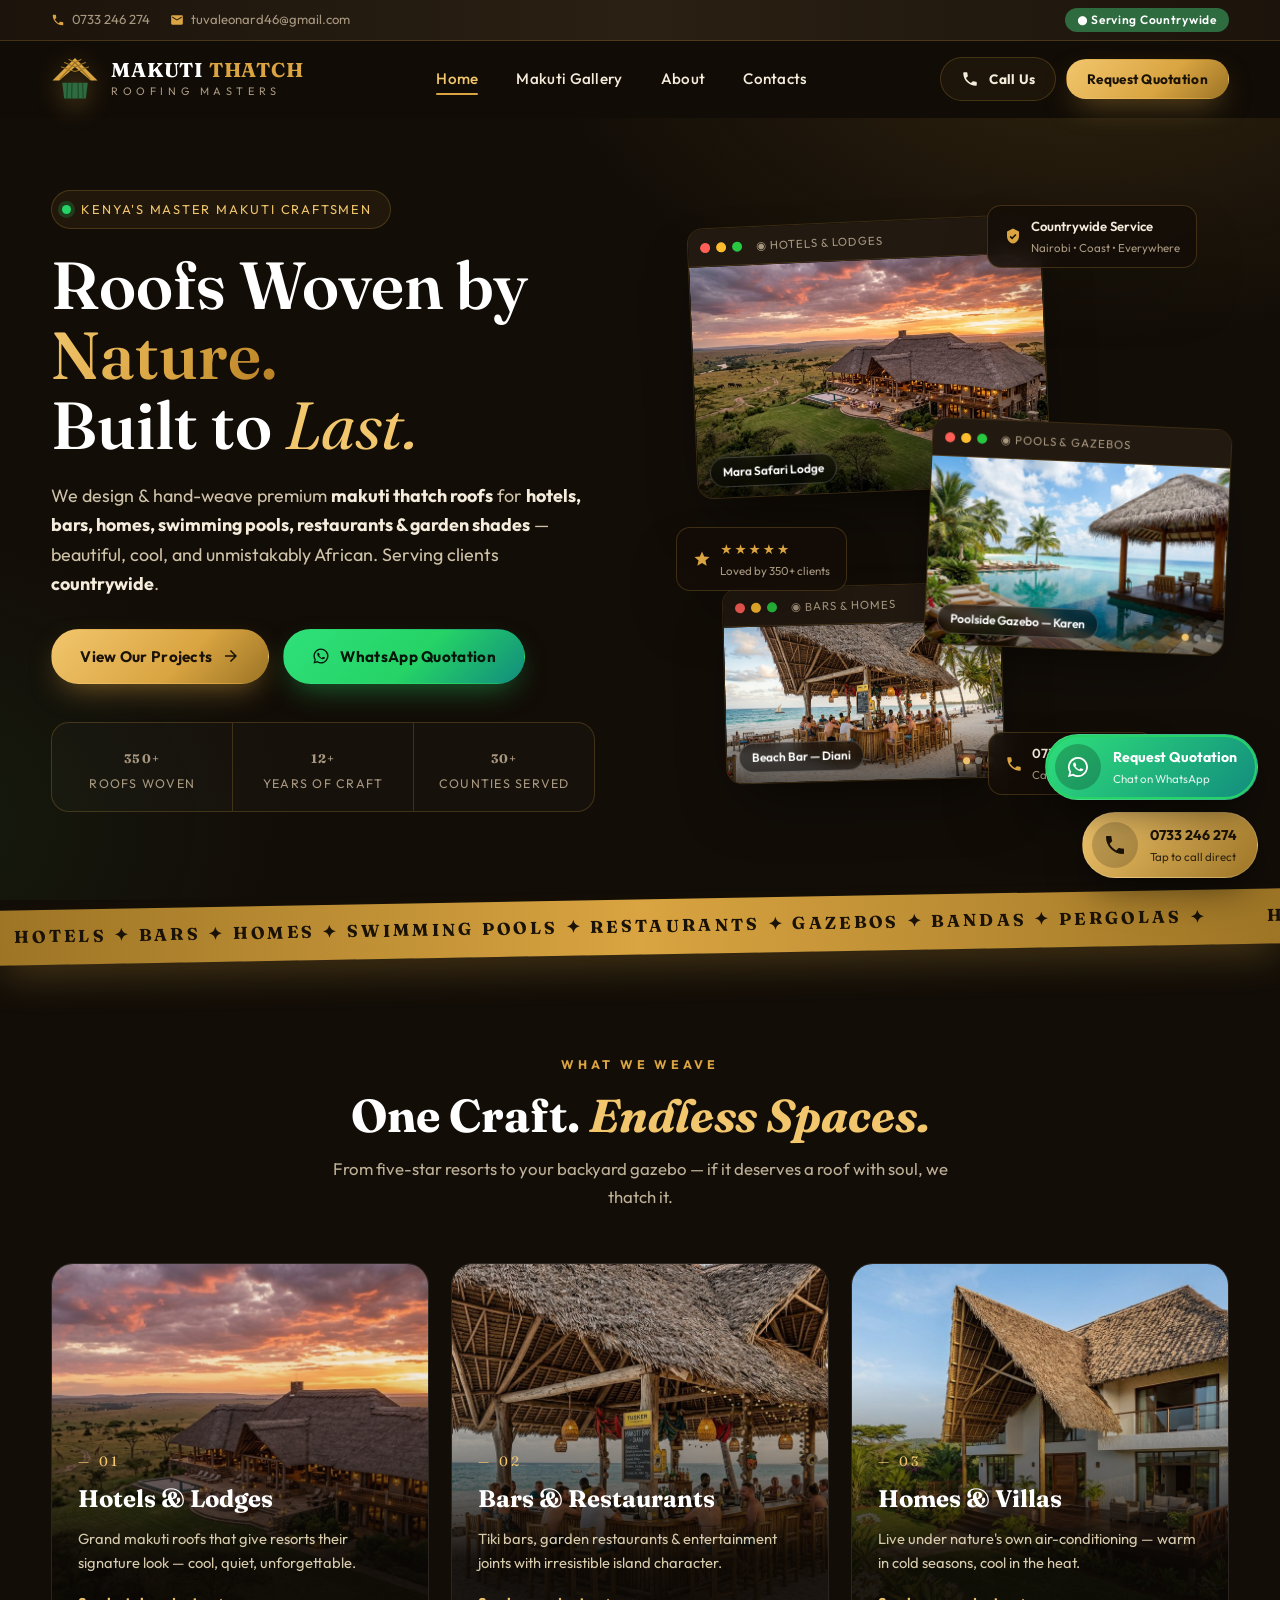
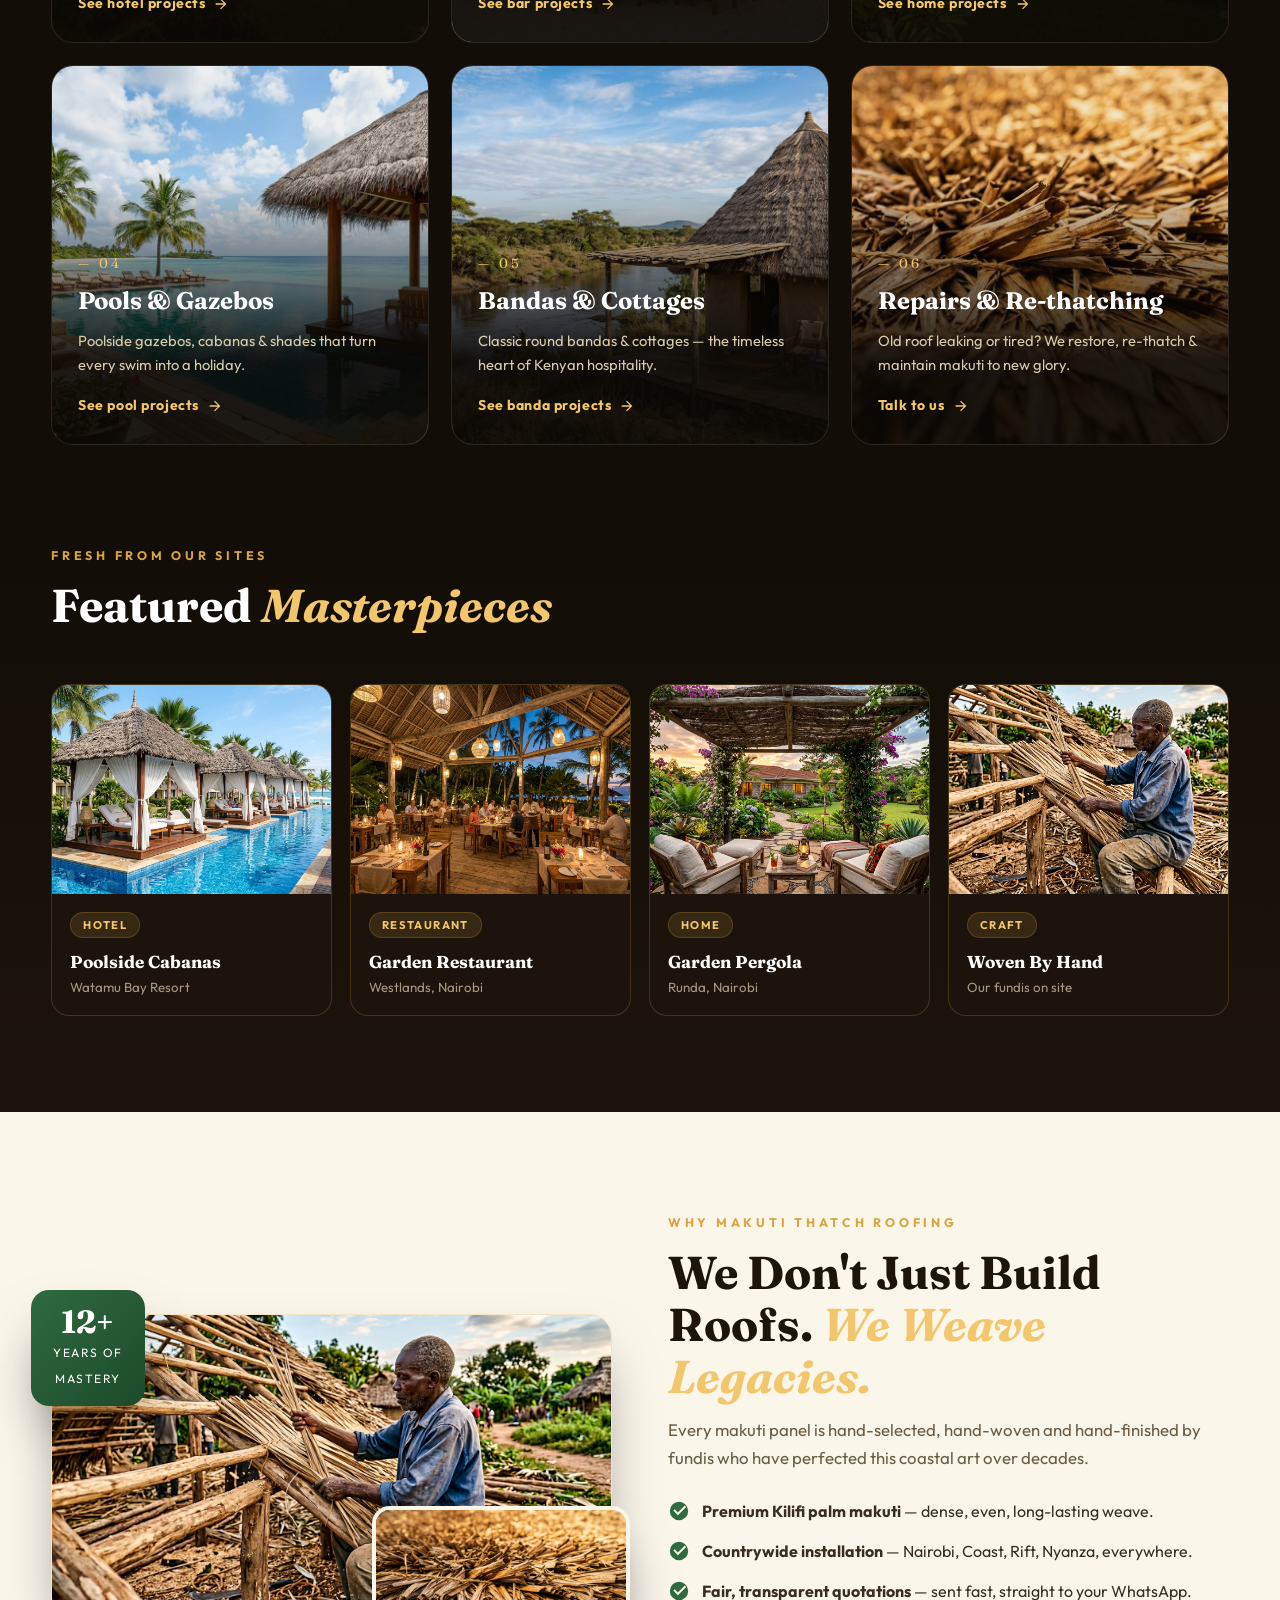
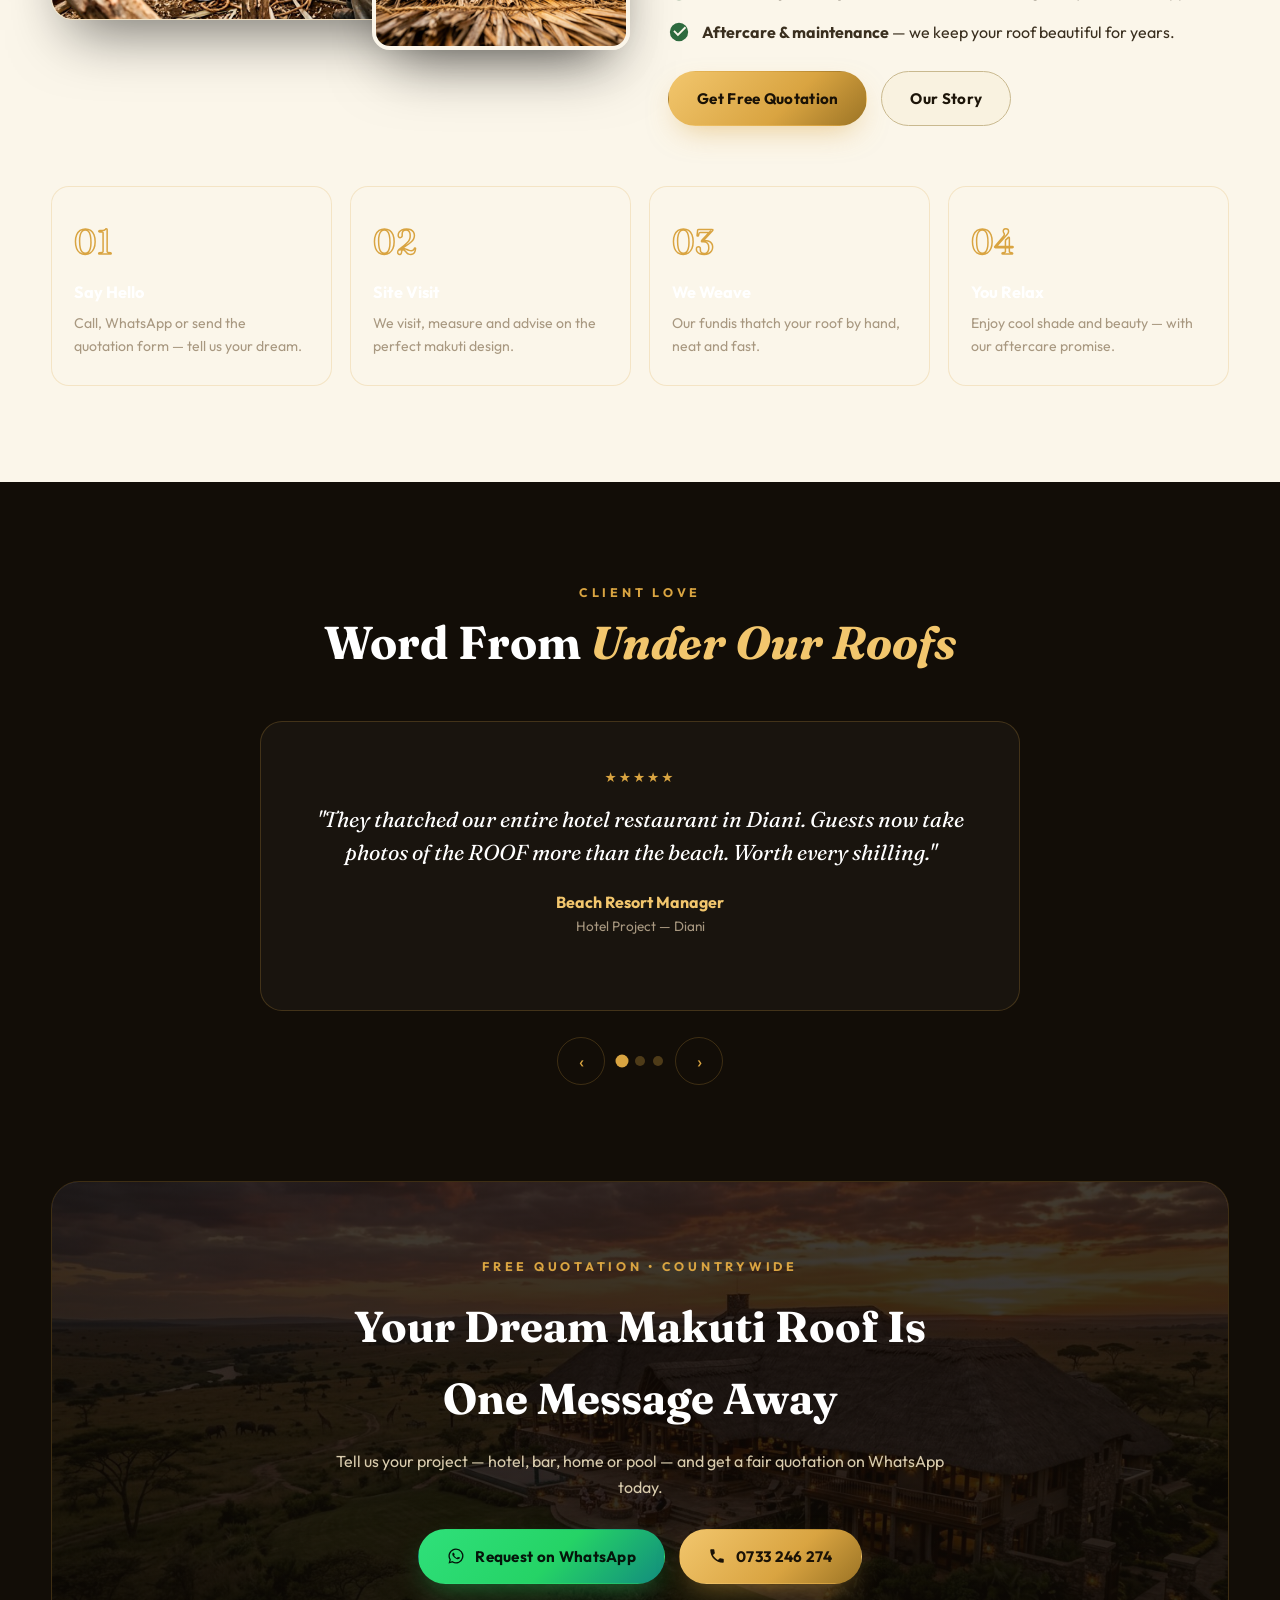
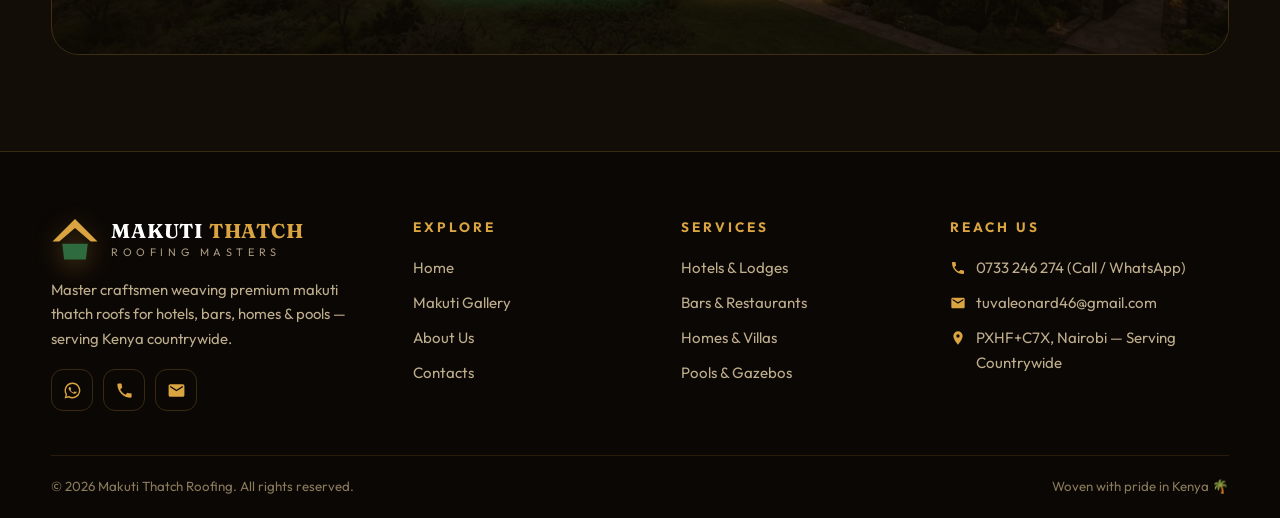
<file: index.html>
<!DOCTYPE html>
<html lang="en">
<head>
  <meta charset="UTF-8">
  <meta name="viewport" content="width=device-width, initial-scale=1.0">
  <title>Makuti Thatch Roofing — Hotels, Bars, Homes, Pools | Kenya</title>
  <meta name="description" content="Makuti Thatch Roofing — master craftsmen weaving premium makuti thatch roofs for hotels, bars, homes, swimming pools & more. Serving countrywide in Kenya. Call or WhatsApp 0733 246 274.">
  <link rel="preconnect" href="https://fonts.googleapis.com">
  <link rel="preconnect" href="https://fonts.gstatic.com" crossorigin>
  <link href="https://fonts.googleapis.com/css2?family=Fraunces:ital,opsz,wght@0,9..144,400;0,9..144,600;0,9..144,700;1,9..144,400;1,9..144,600&family=Outfit:wght@300;400;500;600;700&display=swap" rel="stylesheet">
  <link rel="stylesheet" href="css/style.css">
  <link rel="icon" href="data:image/svg+xml,%3Csvg xmlns='http://www.w3.org/2000/svg' viewBox='0 0 64 64'%3E%3Cpath d='M32 6 4 34h8l20-17 20 17h8z' fill='%23d9a441'/%3E%3Cpath d='M14 36h36l-3 22H17z' fill='%232e6b3f'/%3E%3C/svg%3E">
</head>
<body>

<!-- Preloader -->
<div id="preloader">
  <div class="loader-roof">
    <svg viewBox="0 0 120 80" fill="none" stroke="#d9a441" stroke-width="3" stroke-linecap="round">
      <path class="thatch" d="M60 8 L8 52 M60 8 L112 52 M60 8 V20 M38 30 L30 52 M82 30 L90 52 M20 52 H100"/>
    </svg>
  </div>
  <div class="loader-text">Makuti</div>
  <div class="loader-bar"><span></span></div>
</div>

<!-- Topbar -->
<div class="topbar">
  <div class="wrap">
    <div class="tb-group">
      <a class="tb-item" href="tel:+254733246274">
        <svg viewBox="0 0 24 24"><path d="M6.6 10.8c1.4 2.8 3.8 5.2 6.6 6.6l2.2-2.2c.3-.3.7-.4 1-.2 1.1.4 2.3.6 3.6.6.6 0 1 .4 1 1V20c0 .6-.4 1-1 1C10.6 21 3 13.4 3 4c0-.6.4-1 1-1h3.5c.6 0 1 .4 1 1 0 1.2.2 2.4.6 3.6.1.3 0 .7-.2 1l-2.3 2.2z"/></svg>
        0733 246 274
      </a>
      <a class="tb-item" href="mailto:tuvaleonard46@gmail.com">
        <svg viewBox="0 0 24 24"><path d="M20 4H4c-1.1 0-2 .9-2 2v12c0 1.1.9 2 2 2h16c1.1 0 2-.9 2-2V6c0-1.1-.9-2-2-2zm0 4-8 5-8-5V6l8 5 8-5v2z"/></svg>
        tuvaleonard46@gmail.com
      </a>
    </div>
    <div class="tb-group">
      <span class="tb-badge">● Serving Countrywide</span>
    </div>
  </div>
</div>

<!-- Navbar -->
<header class="navbar">
  <div class="wrap nav-inner">
    <a href="index.html" class="logo">
      <svg class="logo-mark" viewBox="0 0 64 64" fill="none">
        <path d="M32 4 2 34h9l21-18 21 18h9L32 4z" fill="#d9a441"/>
        <path d="M32 10 12 32m20-22 8-4m-8 10 14-6m-14 12 18-6M32 10l20 22m-20-22-8-4m8 10-14-6m14 12-18-6" stroke="#9c7425" stroke-width="1.6" stroke-linecap="round"/>
        <path d="M15 37h34l-2.5 21h-29L15 37z" fill="#2e6b3f"/>
        <path d="M22 37l-1 21M28 37l-.5 21M36 37l.5 21M42 37l1 21" stroke="#1d4a2a" stroke-width="1.6"/>
      </svg>
      <span class="logo-text"><strong>MAKUTI <em>THATCH</em></strong><small>Roofing Masters</small></span>
    </a>
    <nav class="nav-links">
      <a href="index.html" class="active">Home</a>
      <a href="gallery.html">Makuti Gallery</a>
      <a href="about.html">About</a>
      <a href="contact.html">Contacts</a>
    </nav>
    <div class="nav-cta">
      <a href="tel:+254733246274" class="btn btn-ghost btn-sm">
        <svg viewBox="0 0 24 24"><path d="M6.6 10.8c1.4 2.8 3.8 5.2 6.6 6.6l2.2-2.2c.3-.3.7-.4 1-.2 1.1.4 2.3.6 3.6.6.6 0 1 .4 1 1V20c0 .6-.4 1-1 1C10.6 21 3 13.4 3 4c0-.6.4-1 1-1h3.5c.6 0 1 .4 1 1 0 1.2.2 2.4.6 3.6.1.3 0 .7-.2 1l-2.3 2.2z"/></svg>
        Call Us
      </a>
      <button class="btn btn-gold btn-sm" data-quote="">Request Quotation</button>
    </div>
    <button class="hamburger" id="hamburger" aria-label="Open menu"><span></span><span></span><span></span></button>
  </div>
  <nav class="mobile-menu" id="mobileMenu">
    <a href="index.html" class="active">Home</a>
    <a href="gallery.html">Makuti Gallery</a>
    <a href="about.html">About</a>
    <a href="contact.html">Contacts</a>
    <button class="btn btn-gold" data-quote="">Request Quotation</button>
  </nav>
</header>

<!-- ================= HERO ================= -->
<section class="hero">
  <div class="wrap">
    <div class="hero-copy">
      <span class="eyebrow"><span class="dot"></span> Kenya's Master Makuti Craftsmen</span>
      <h1>Roofs Woven by <span class="gold">Nature.</span><br>Built to <span class="italic">Last.</span></h1>
      <p class="hero-sub">We design &amp; hand-weave premium <strong>makuti thatch roofs</strong> for <strong>hotels, bars, homes, swimming pools, restaurants &amp; garden shades</strong> — beautiful, cool, and unmistakably African. Serving clients <strong>countrywide</strong>.</p>
      <div class="hero-btns">
        <a href="gallery.html" class="btn btn-gold">View Our Projects
          <svg viewBox="0 0 24 24"><path d="M12 4l-1.4 1.4L16.2 11H4v2h12.2l-5.6 5.6L12 20l8-8z"/></svg>
        </a>
        <button class="btn btn-wa" data-quote="">
          <svg viewBox="0 0 24 24"><path d="M12 2a10 10 0 0 0-8.6 15.1L2 22l5-1.3A10 10 0 1 0 12 2zm0 18.2c-1.5 0-3-.4-4.3-1.2l-.3-.2-3 .8.8-2.9-.2-.3A8.2 8.2 0 1 1 12 20.2zm4.6-6.1c-.3-.1-1.5-.7-1.7-.8-.2-.1-.4-.1-.6.1-.2.3-.6.8-.8 1-.1.2-.3.2-.5.1a6.7 6.7 0 0 1-3.3-2.9c-.3-.4 0-.5.1-.7l.4-.5c.1-.2.1-.3 0-.5l-.8-1.9c-.2-.5-.4-.4-.6-.4h-.5c-.2 0-.5.2-.7.5-.9 1-.5 2.4.1 3.4a11.6 11.6 0 0 0 4.5 4c1.7.7 2.4.8 3.2.6.5-.1 1.5-.6 1.7-1.2.2-.6.2-1.1.2-1.2-.1-.1-.3-.2-.7-.3z"/></svg>
          WhatsApp Quotation
        </button>
      </div>
      <div class="hero-stats">
        <div class="hstat"><b><span data-count="350" data-suffix="+">0</span></b><span>Roofs Woven</span></div>
        <div class="hstat"><b><span data-count="12" data-suffix="+">0</span></b><span>Years of Craft</span></div>
        <div class="hstat"><b><span data-count="30" data-suffix="+">0</span></b><span>Counties Served</span></div>
      </div>
    </div>

    <!-- RHS: minimized windows with slideshows -->
    <div class="hero-visual">
      <div class="float-chip chip-1">
        <svg viewBox="0 0 24 24"><path d="M12 2 4 6v6c0 5 3.4 9.4 8 10 4.6-.6 8-5 8-10V6l-8-4zm-1.2 14.5-3.3-3.3 1.4-1.4 1.9 1.9 4.3-4.3 1.4 1.4-5.7 5.7z"/></svg>
        <div>Countrywide Service<small>Nairobi • Coast • Everywhere</small></div>
      </div>
      <div class="float-chip chip-2">
        <svg viewBox="0 0 24 24"><path d="M12 17.3l-6.2 3.7 1.6-7L2 9.2l7.1-.6L12 2l2.9 6.6 7.1.6-5.4 4.8 1.6 7z"/></svg>
        <div><span class="stars">★★★★★</span><small>Loved by 350+ clients</small></div>
      </div>
      <div class="float-chip chip-3">
        <svg viewBox="0 0 24 24"><path d="M6.6 10.8c1.4 2.8 3.8 5.2 6.6 6.6l2.2-2.2c.3-.3.7-.4 1-.2 1.1.4 2.3.6 3.6.6.6 0 1 .4 1 1V20c0 .6-.4 1-1 1C10.6 21 3 13.4 3 4c0-.6.4-1 1-1h3.5c.6 0 1 .4 1 1 0 1.2.2 2.4.6 3.6.1.3 0 .7-.2 1l-2.3 2.2z"/></svg>
        <div>0733 246 274<small>Call or WhatsApp us</small></div>
      </div>

      <!-- Window 1 -->
      <div class="mini-win win-1">
        <div class="win-bar"><i></i><i></i><i></i><span class="win-title">◉ Hotels &amp; Lodges</span></div>
        <div class="win-screen">
          <img src="assets/img/hero-lodge.jpg" alt="Safari lodge with makuti thatch roof" class="active" data-cap="Mara Safari Lodge">
          <img src="assets/img/banda.jpg" alt="Makuti banda hut by the river" data-cap="Riverside Banda">
          <img src="assets/img/craftsman.jpg" alt="Craftsman weaving makuti thatch" data-cap="Hand-Woven On Site">
          <span class="win-cap">Mara Safari Lodge</span>
          <span class="win-dots"></span>
        </div>
      </div>
      <!-- Window 2 -->
      <div class="mini-win win-2">
        <div class="win-bar"><i></i><i></i><i></i><span class="win-title">◉ Pools &amp; Gazebos</span></div>
        <div class="win-screen">
          <img src="assets/img/pool-gazebo.jpg" alt="Thatched gazebo by swimming pool" class="active" data-cap="Poolside Gazebo — Karen">
          <img src="assets/img/cabana.jpg" alt="Row of poolside makuti cabanas" data-cap="Hotel Pool Cabanas">
          <img src="assets/img/pergola.jpg" alt="Makuti garden pergola" data-cap="Garden Pergola">
          <span class="win-cap">Poolside Gazebo — Karen</span>
          <span class="win-dots"></span>
        </div>
      </div>
      <!-- Window 3 -->
      <div class="mini-win win-3">
        <div class="win-bar"><i></i><i></i><i></i><span class="win-title">◉ Bars &amp; Homes</span></div>
        <div class="win-screen">
          <img src="assets/img/beach-bar.jpg" alt="Beach bar with makuti roof" class="active" data-cap="Beach Bar — Diani">
          <img src="assets/img/home-villa.jpg" alt="Villa with makuti thatch roof" data-cap="Family Villa — Kiambu">
          <img src="assets/img/restaurant.jpg" alt="Restaurant with makuti roofing" data-cap="Garden Restaurant">
          <span class="win-cap">Beach Bar — Diani</span>
          <span class="win-dots"></span>
        </div>
      </div>
    </div>
  </div>
</section>

<!-- Marquee -->
<div class="marquee">
  <div class="marquee-track">
    <span>HOTELS ✦ BARS ✦ HOMES ✦ SWIMMING POOLS ✦ RESTAURANTS ✦ GAZEBOS ✦ BANDAS ✦ PERGOLAS ✦&nbsp;</span>
    <span>HOTELS ✦ BARS ✦ HOTELS ✦ BARS ✦ HOMES ✦ SWIMMING POOLS ✦ RESTAURANTS ✦ GAZEBOS ✦ BANDAS ✦ PERGOLAS ✦&nbsp;</span>
  </div>
</div>

<!-- ================= SERVICES ================= -->
<section class="section" id="services">
  <div class="wrap">
    <div class="sec-head center reveal">
      <span class="sec-tag">What We Weave</span>
      <h2 class="sec-title">One Craft. <em>Endless Spaces.</em></h2>
      <p class="sec-sub">From five-star resorts to your backyard gazebo — if it deserves a roof with soul, we thatch it.</p>
    </div>
    <div class="svc-grid">
      <article class="svc-card reveal">
        <img src="assets/img/hero-lodge.jpg" alt="Makuti thatch roofing for hotels and lodges">
        <div class="svc-body">
          <span class="svc-num">— 01</span>
          <h3>Hotels &amp; Lodges</h3>
          <p>Grand makuti roofs that give resorts their signature look — cool, quiet, unforgettable.</p>
          <a class="svc-link" href="gallery.html">See hotel projects <svg viewBox="0 0 24 24"><path d="M12 4l-1.4 1.4L16.2 11H4v2h12.2l-5.6 5.6L12 20l8-8z"/></svg></a>
        </div>
      </article>
      <article class="svc-card reveal reveal-d1">
        <img src="assets/img/beach-bar.jpg" alt="Makuti thatch roofing for bars">
        <div class="svc-body">
          <span class="svc-num">— 02</span>
          <h3>Bars &amp; Restaurants</h3>
          <p>Tiki bars, garden restaurants &amp; entertainment joints with irresistible island character.</p>
          <a class="svc-link" href="gallery.html">See bar projects <svg viewBox="0 0 24 24"><path d="M12 4l-1.4 1.4L16.2 11H4v2h12.2l-5.6 5.6L12 20l8-8z"/></svg></a>
        </div>
      </article>
      <article class="svc-card reveal reveal-d2">
        <img src="assets/img/home-villa.jpg" alt="Makuti thatch roofing for homes">
        <div class="svc-body">
          <span class="svc-num">— 03</span>
          <h3>Homes &amp; Villas</h3>
          <p>Live under nature's own air-conditioning — warm in cold seasons, cool in the heat.</p>
          <a class="svc-link" href="gallery.html">See home projects <svg viewBox="0 0 24 24"><path d="M12 4l-1.4 1.4L16.2 11H4v2h12.2l-5.6 5.6L12 20l8-8z"/></svg></a>
        </div>
      </article>
      <article class="svc-card reveal">
        <img src="assets/img/pool-gazebo.jpg" alt="Makuti thatch roofing for swimming pools">
        <div class="svc-body">
          <span class="svc-num">— 04</span>
          <h3>Pools &amp; Gazebos</h3>
          <p>Poolside gazebos, cabanas &amp; shades that turn every swim into a holiday.</p>
          <a class="svc-link" href="gallery.html">See pool projects <svg viewBox="0 0 24 24"><path d="M12 4l-1.4 1.4L16.2 11H4v2h12.2l-5.6 5.6L12 20l8-8z"/></svg></a>
        </div>
      </article>
      <article class="svc-card reveal reveal-d1">
        <img src="assets/img/banda.jpg" alt="Makuti bandas and cottages">
        <div class="svc-body">
          <span class="svc-num">— 05</span>
          <h3>Bandas &amp; Cottages</h3>
          <p>Classic round bandas &amp; cottages — the timeless heart of Kenyan hospitality.</p>
          <a class="svc-link" href="gallery.html">See banda projects <svg viewBox="0 0 24 24"><path d="M12 4l-1.4 1.4L16.2 11H4v2h12.2l-5.6 5.6L12 20l8-8z"/></svg></a>
        </div>
      </article>
      <article class="svc-card reveal reveal-d2">
        <img src="assets/img/texture.jpg" alt="Makuti thatch repairs and re-thatching">
        <div class="svc-body">
          <span class="svc-num">— 06</span>
          <h3>Repairs &amp; Re-thatching</h3>
          <p>Old roof leaking or tired? We restore, re-thatch &amp; maintain makuti to new glory.</p>
          <a class="svc-link" href="contact.html">Talk to us <svg viewBox="0 0 24 24"><path d="M12 4l-1.4 1.4L16.2 11H4v2h12.2l-5.6 5.6L12 20l8-8z"/></svg></a>
        </div>
      </article>
    </div>
  </div>
</section>

<!-- ================= FEATURED ================= -->
<section class="section feat-band" style="padding-top:0">
  <div class="wrap">
    <div class="sec-head reveal">
      <span class="sec-tag">Fresh From Our Sites</span>
      <h2 class="sec-title">Featured <em>Masterpieces</em></h2>
    </div>
    <div class="feat-row">
      <article class="feat-card reveal">
        <div class="ph"><img src="assets/img/cabana.jpg" alt="Hotel pool cabanas"></div>
        <div class="ft"><span class="tag">Hotel</span><h4>Poolside Cabanas</h4><p>Watamu Bay Resort</p></div>
      </article>
      <article class="feat-card reveal reveal-d1">
        <div class="ph"><img src="assets/img/restaurant.jpg" alt="Garden restaurant makuti roof"></div>
        <div class="ft"><span class="tag">Restaurant</span><h4>Garden Restaurant</h4><p>Westlands, Nairobi</p></div>
      </article>
      <article class="feat-card reveal reveal-d2">
        <div class="ph"><img src="assets/img/pergola.jpg" alt="Garden pergola makuti shade"></div>
        <div class="ft"><span class="tag">Home</span><h4>Garden Pergola</h4><p>Runda, Nairobi</p></div>
      </article>
      <article class="feat-card reveal reveal-d3">
        <div class="ph"><img src="assets/img/craftsman.jpg" alt="Makuti craftsman at work"></div>
        <div class="ft"><span class="tag">Craft</span><h4>Woven By Hand</h4><p>Our fundis on site</p></div>
      </article>
    </div>
  </div>
</section>

<!-- ================= WHY US ================= -->
<section class="section light">
  <div class="wrap">
    <div class="why-grid">
      <div class="why-img reveal">
        <span class="exp-badge"><b>12+</b><span>Years of<br>Mastery</span></span>
        <img class="main" src="assets/img/craftsman.jpg" alt="Makuti roofing craftsman weaving thatch">
        <img class="inset" src="assets/img/texture.jpg" alt="Close-up of woven makuti thatch">
      </div>
      <div class="reveal reveal-d1">
        <span class="sec-tag">Why Makuti Thatch Roofing</span>
        <h2 class="sec-title">We Don't Just Build Roofs. <em>We Weave Legacies.</em></h2>
        <p class="sec-sub">Every makuti panel is hand-selected, hand-woven and hand-finished by fundis who have perfected this coastal art over decades.</p>
        <ul class="check-list">
          <li><svg viewBox="0 0 24 24"><path d="M12 2a10 10 0 1 0 0 20 10 10 0 0 0 0-20zm-1.2 14.5-5-5 1.4-1.4 3.6 3.6 7.6-7.6 1.4 1.4-9 9z"/></svg><span><strong>Premium Kilifi palm makuti</strong> — dense, even, long-lasting weave.</span></li>
          <li><svg viewBox="0 0 24 24"><path d="M12 2a10 10 0 1 0 0 20 10 10 0 0 0 0-20zm-1.2 14.5-5-5 1.4-1.4 3.6 3.6 7.6-7.6 1.4 1.4-9 9z"/></svg><span><strong>Countrywide installation</strong> — Nairobi, Coast, Rift, Nyanza, everywhere.</span></li>
          <li><svg viewBox="0 0 24 24"><path d="M12 2a10 10 0 1 0 0 20 10 10 0 0 0 0-20zm-1.2 14.5-5-5 1.4-1.4 3.6 3.6 7.6-7.6 1.4 1.4-9 9z"/></svg><span><strong>Fair, transparent quotations</strong> — sent fast, straight to your WhatsApp.</span></li>
          <li><svg viewBox="0 0 24 24"><path d="M12 2a10 10 0 1 0 0 20 10 10 0 0 0 0-20zm-1.2 14.5-5-5 1.4-1.4 3.6 3.6 7.6-7.6 1.4 1.4-9 9z"/></svg><span><strong>Aftercare &amp; maintenance</strong> — we keep your roof beautiful for years.</span></li>
        </ul>
        <div class="hero-btns" style="margin-bottom:0">
          <button class="btn btn-gold" data-quote="">Get Free Quotation</button>
          <a href="about.html" class="btn btn-ghost" style="color:#1d1509;border-color:#c9b98f">Our Story</a>
        </div>
      </div>
    </div>
    <div class="steps">
      <div class="step reveal"><span class="n">01</span><h4>Say Hello</h4><p>Call, WhatsApp or send the quotation form — tell us your dream.</p></div>
      <div class="step reveal reveal-d1"><span class="n">02</span><h4>Site Visit</h4><p>We visit, measure and advise on the perfect makuti design.</p></div>
      <div class="step reveal reveal-d2"><span class="n">03</span><h4>We Weave</h4><p>Our fundis thatch your roof by hand, neat and fast.</p></div>
      <div class="step reveal reveal-d3"><span class="n">04</span><h4>You Relax</h4><p>Enjoy cool shade and beauty — with our aftercare promise.</p></div>
    </div>
  </div>
</section>

<!-- ================= TESTIMONIALS ================= -->
<section class="section">
  <div class="wrap">
    <div class="sec-head center reveal">
      <span class="sec-tag">Client Love</span>
      <h2 class="sec-title">Word From <em>Under Our Roofs</em></h2>
    </div>
    <div class="testi-shell reveal">
      <div class="testi-track">
        <div class="testi active">
          <div class="stars">★★★★★</div>
          <p class="q">"They thatched our entire hotel restaurant in Diani. Guests now take photos of the ROOF more than the beach. Worth every shilling."</p>
          <div class="who">Beach Resort Manager</div><div class="role">Hotel Project — Diani</div>
        </div>
        <div class="testi">
          <div class="stars">★★★★★</div>
          <p class="q">"From quotation to finishing, everything was on WhatsApp and on time. Our poolside gazebo is the coolest spot in the house — literally."</p>
          <div class="who">Private Homeowner</div><div class="role">Poolside Gazebo — Karen, Nairobi</div>
        </div>
        <div class="testi">
          <div class="stars">★★★★★</div>
          <p class="q">"Our garden bar in Westlands doubled its evening crowd after the makuti makeover. These fundis are true artists."</p>
          <div class="who">Bar Owner</div><div class="role">Garden Bar — Westlands</div>
        </div>
      </div>
      <div class="testi-nav">
        <button class="tbtn" id="tPrev" aria-label="Previous">‹</button>
        <div class="tdots" id="tDots"></div>
        <button class="tbtn" id="tNext" aria-label="Next">›</button>
      </div>
    </div>
  </div>
</section>

<!-- ================= CTA ================= -->
<section class="section" style="padding-top:0">
  <div class="wrap">
    <div class="cta-band reveal">
      <img class="bg" src="assets/img/hero-lodge.jpg" alt="Makuti thatched lodge at sunset">
      <div class="cta-inner">
        <span class="sec-tag">Free Quotation • Countrywide</span>
        <h2>Your Dream Makuti Roof Is One Message Away</h2>
        <p>Tell us your project — hotel, bar, home or pool — and get a fair quotation on WhatsApp today.</p>
        <div class="cta-btns">
          <button class="btn btn-wa" data-quote="">
            <svg viewBox="0 0 24 24"><path d="M12 2a10 10 0 0 0-8.6 15.1L2 22l5-1.3A10 10 0 1 0 12 2zm0 18.2c-1.5 0-3-.4-4.3-1.2l-.3-.2-3 .8.8-2.9-.2-.3A8.2 8.2 0 1 1 12 20.2zm4.6-6.1c-.3-.1-1.5-.7-1.7-.8-.2-.1-.4-.1-.6.1-.2.3-.6.8-.8 1-.1.2-.3.2-.5.1a6.7 6.7 0 0 1-3.3-2.9c-.3-.4 0-.5.1-.7l.4-.5c.1-.2.1-.3 0-.5l-.8-1.9c-.2-.5-.4-.4-.6-.4h-.5c-.2 0-.5.2-.7.5-.9 1-.5 2.4.1 3.4a11.6 11.6 0 0 0 4.5 4c1.7.7 2.4.8 3.2.6.5-.1 1.5-.6 1.7-1.2.2-.6.2-1.1.2-1.2-.1-.1-.3-.2-.7-.3z"/></svg>
            Request on WhatsApp
          </button>
          <a href="tel:+254733246274" class="btn btn-gold">
            <svg viewBox="0 0 24 24"><path d="M6.6 10.8c1.4 2.8 3.8 5.2 6.6 6.6l2.2-2.2c.3-.3.7-.4 1-.2 1.1.4 2.3.6 3.6.6.6 0 1 .4 1 1V20c0 .6-.4 1-1 1C10.6 21 3 13.4 3 4c0-.6.4-1 1-1h3.5c.6 0 1 .4 1 1 0 1.2.2 2.4.6 3.6.1.3 0 .7-.2 1l-2.3 2.2z"/></svg>
            0733 246 274
          </a>
        </div>
      </div>
    </div>
  </div>
</section>

<!-- ================= FOOTER ================= -->
<footer>
  <div class="wrap">
    <div class="foot-grid">
      <div class="foot-about">
        <a href="index.html" class="logo">
          <svg class="logo-mark" viewBox="0 0 64 64" fill="none">
            <path d="M32 4 2 34h9l21-18 21 18h9L32 4z" fill="#d9a441"/>
            <path d="M15 37h34l-2.5 21h-29L15 37z" fill="#2e6b3f"/>
          </svg>
          <span class="logo-text"><strong>MAKUTI <em>THATCH</em></strong><small>Roofing Masters</small></span>
        </a>
        <p>Master craftsmen weaving premium makuti thatch roofs for hotels, bars, homes &amp; pools — serving Kenya countrywide.</p>
        <div class="socials">
          <a href="https://wa.me/254733246274" target="_blank" rel="noopener" aria-label="WhatsApp"><svg viewBox="0 0 24 24"><path d="M12 2a10 10 0 0 0-8.6 15.1L2 22l5-1.3A10 10 0 1 0 12 2zm0 18.2c-1.5 0-3-.4-4.3-1.2l-.3-.2-3 .8.8-2.9-.2-.3A8.2 8.2 0 1 1 12 20.2zm4.6-6.1c-.3-.1-1.5-.7-1.7-.8-.2-.1-.4-.1-.6.1-.2.3-.6.8-.8 1-.1.2-.3.2-.5.1a6.7 6.7 0 0 1-3.3-2.9c-.3-.4 0-.5.1-.7l.4-.5c.1-.2.1-.3 0-.5l-.8-1.9c-.2-.5-.4-.4-.6-.4h-.5c-.2 0-.5.2-.7.5-.9 1-.5 2.4.1 3.4a11.6 11.6 0 0 0 4.5 4c1.7.7 2.4.8 3.2.6.5-.1 1.5-.6 1.7-1.2.2-.6.2-1.1.2-1.2-.1-.1-.3-.2-.7-.3z"/></svg></a>
          <a href="tel:+254733246274" aria-label="Call"><svg viewBox="0 0 24 24"><path d="M6.6 10.8c1.4 2.8 3.8 5.2 6.6 6.6l2.2-2.2c.3-.3.7-.4 1-.2 1.1.4 2.3.6 3.6.6.6 0 1 .4 1 1V20c0 .6-.4 1-1 1C10.6 21 3 13.4 3 4c0-.6.4-1 1-1h3.5c.6 0 1 .4 1 1 0 1.2.2 2.4.6 3.6.1.3 0 .7-.2 1l-2.3 2.2z"/></svg></a>
          <a href="mailto:tuvaleonard46@gmail.com" aria-label="Email"><svg viewBox="0 0 24 24"><path d="M20 4H4c-1.1 0-2 .9-2 2v12c0 1.1.9 2 2 2h16c1.1 0 2-.9 2-2V6c0-1.1-.9-2-2-2zm0 4-8 5-8-5V6l8 5 8-5v2z"/></svg></a>
        </div>
      </div>
      <div>
        <h4>Explore</h4>
        <ul>
          <li><a href="index.html">Home</a></li>
          <li><a href="gallery.html">Makuti Gallery</a></li>
          <li><a href="about.html">About Us</a></li>
          <li><a href="contact.html">Contacts</a></li>
        </ul>
      </div>
      <div>
        <h4>Services</h4>
        <ul>
          <li><a href="gallery.html">Hotels &amp; Lodges</a></li>
          <li><a href="gallery.html">Bars &amp; Restaurants</a></li>
          <li><a href="gallery.html">Homes &amp; Villas</a></li>
          <li><a href="gallery.html">Pools &amp; Gazebos</a></li>
        </ul>
      </div>
      <div>
        <h4>Reach Us</h4>
        <ul class="foot-contact">
          <li><svg viewBox="0 0 24 24"><path d="M6.6 10.8c1.4 2.8 3.8 5.2 6.6 6.6l2.2-2.2c.3-.3.7-.4 1-.2 1.1.4 2.3.6 3.6.6.6 0 1 .4 1 1V20c0 .6-.4 1-1 1C10.6 21 3 13.4 3 4c0-.6.4-1 1-1h3.5c.6 0 1 .4 1 1 0 1.2.2 2.4.6 3.6.1.3 0 .7-.2 1l-2.3 2.2z"/></svg><a href="tel:+254733246274">0733 246 274 (Call / WhatsApp)</a></li>
          <li><svg viewBox="0 0 24 24"><path d="M20 4H4c-1.1 0-2 .9-2 2v12c0 1.1.9 2 2 2h16c1.1 0 2-.9 2-2V6c0-1.1-.9-2-2-2zm0 4-8 5-8-5V6l8 5 8-5v2z"/></svg><a href="mailto:tuvaleonard46@gmail.com">tuvaleonard46@gmail.com</a></li>
          <li><svg viewBox="0 0 24 24"><path d="M12 2a7 7 0 0 0-7 7c0 5.2 7 13 7 13s7-7.8 7-13a7 7 0 0 0-7-7zm0 9.5A2.5 2.5 0 1 1 12 6.5a2.5 2.5 0 0 1 0 5z"/></svg><a href="https://www.google.com/maps/search/PXHF%2BC7X%20Nairobi%2C%20Kenya/@-1.2714,36.9732,17z?hl=en" target="_blank" rel="noopener">PXHF+C7X, Nairobi — Serving Countrywide</a></li>
        </ul>
      </div>
    </div>
    <div class="foot-bottom">
      <span>© <span class="year">2026</span> Makuti Thatch Roofing. All rights reserved.</span>
      <span>Woven with pride in Kenya 🌴</span>
    </div>
  </div>
</footer>

<!-- Floating buttons -->
<div class="float-stack">
  <a class="float-btn fb-wa pulse-ring" href="https://wa.me/254733246274?text=Hello%20Makuti%20Thatch%20Roofing!%20I%27d%20like%20a%20quotation." target="_blank" rel="noopener" aria-label="Chat on WhatsApp">
    <span class="fb-ico"><svg viewBox="0 0 24 24"><path d="M12 2a10 10 0 0 0-8.6 15.1L2 22l5-1.3A10 10 0 1 0 12 2zm0 18.2c-1.5 0-3-.4-4.3-1.2l-.3-.2-3 .8.8-2.9-.2-.3A8.2 8.2 0 1 1 12 20.2zm4.6-6.1c-.3-.1-1.5-.7-1.7-.8-.2-.1-.4-.1-.6.1-.2.3-.6.8-.8 1-.1.2-.3.2-.5.1a6.7 6.7 0 0 1-3.3-2.9c-.3-.4 0-.5.1-.7l.4-.5c.1-.2.1-.3 0-.5l-.8-1.9c-.2-.5-.4-.4-.6-.4h-.5c-.2 0-.5.2-.7.5-.9 1-.5 2.4.1 3.4a11.6 11.6 0 0 0 4.5 4c1.7.7 2.4.8 3.2.6.5-.1 1.5-.6 1.7-1.2.2-.6.2-1.1.2-1.2-.1-.1-.3-.2-.7-.3z"/></svg></span>
    <span class="txt">Request Quotation<small>Chat on WhatsApp</small></span>
  </a>
  <a class="float-btn fb-call" href="tel:+254733246274" aria-label="Call now">
    <span class="fb-ico"><svg viewBox="0 0 24 24"><path d="M6.6 10.8c1.4 2.8 3.8 5.2 6.6 6.6l2.2-2.2c.3-.3.7-.4 1-.2 1.1.4 2.3.6 3.6.6.6 0 1 .4 1 1V20c0 .6-.4 1-1 1C10.6 21 3 13.4 3 4c0-.6.4-1 1-1h3.5c.6 0 1 .4 1 1 0 1.2.2 2.4.6 3.6.1.3 0 .7-.2 1l-2.3 2.2z"/></svg></span>
    <span class="txt">0733 246 274<small>Tap to call direct</small></span>
  </a>
</div>

<!-- Quote modal -->
<div class="modal" id="quoteModal" role="dialog" aria-modal="true" aria-labelledby="qmTitle">
  <div class="modal-box">
    <button class="modal-close" id="modalClose" aria-label="Close">✕</button>
    <h2 id="qmTitle">Request a Quotation</h2>
    <p>Fill in your details — we'll open WhatsApp with your request ready to send.</p>
    <form id="quoteForm">
      <div class="form-grid">
        <div class="field"><label for="qName">Your Name *</label><input id="qName" type="text" placeholder="e.g. Brian Mwangi" required></div>
        <div class="field"><label for="qPhone">Phone Number *</label><input id="qPhone" type="tel" placeholder="e.g. 07XX XXX XXX" required></div>
        <div class="field"><label for="qProject">Project Type *</label>
          <select id="qProject" required>
            <option value="" disabled selected>Select project…</option>
            <option>Hotel / Lodge</option>
            <option>Bar / Restaurant</option>
            <option>Home / Villa</option>
            <option>Swimming Pool / Gazebo</option>
            <option>Banda / Cottage</option>
            <option>Pergola / Garden Shade</option>
            <option>Repair / Re-thatching</option>
            <option>Other</option>
          </select>
        </div>
        <div class="field"><label for="qLocation">Project Location *</label><input id="qLocation" type="text" placeholder="e.g. Diani, Kwale" required></div>
        <div class="field full"><label for="qSize">Approx. Size (optional)</label><input id="qSize" type="text" placeholder="e.g. 5m × 4m gazebo"></div>
        <div class="field full"><label for="qMsg">Project Details</label><textarea id="qMsg" rows="3" placeholder="Tell us what you'd like: design, timeline, photos…"></textarea></div>
      </div>
      <div class="modal-note">
        <svg viewBox="0 0 24 24"><path d="M12 2a10 10 0 0 0-8.6 15.1L2 22l5-1.3A10 10 0 1 0 12 2zm0 18.2c-1.5 0-3-.4-4.3-1.2l-.3-.2-3 .8.8-2.9-.2-.3A8.2 8.2 0 1 1 12 20.2z"/></svg>
        <span>Pressing <strong>Send via WhatsApp</strong> opens a chat with <strong>0733 246 274</strong> — your details filled in automatically. Just hit send!</span>
      </div>
      <button type="submit" class="btn btn-wa" style="width:100%">
        <svg viewBox="0 0 24 24"><path d="M12 2a10 10 0 0 0-8.6 15.1L2 22l5-1.3A10 10 0 1 0 12 2z"/></svg>
        Send via WhatsApp
      </button>
    </form>
  </div>
</div>

<script src="js/main.js"></script>
</body>
</html>
</file>
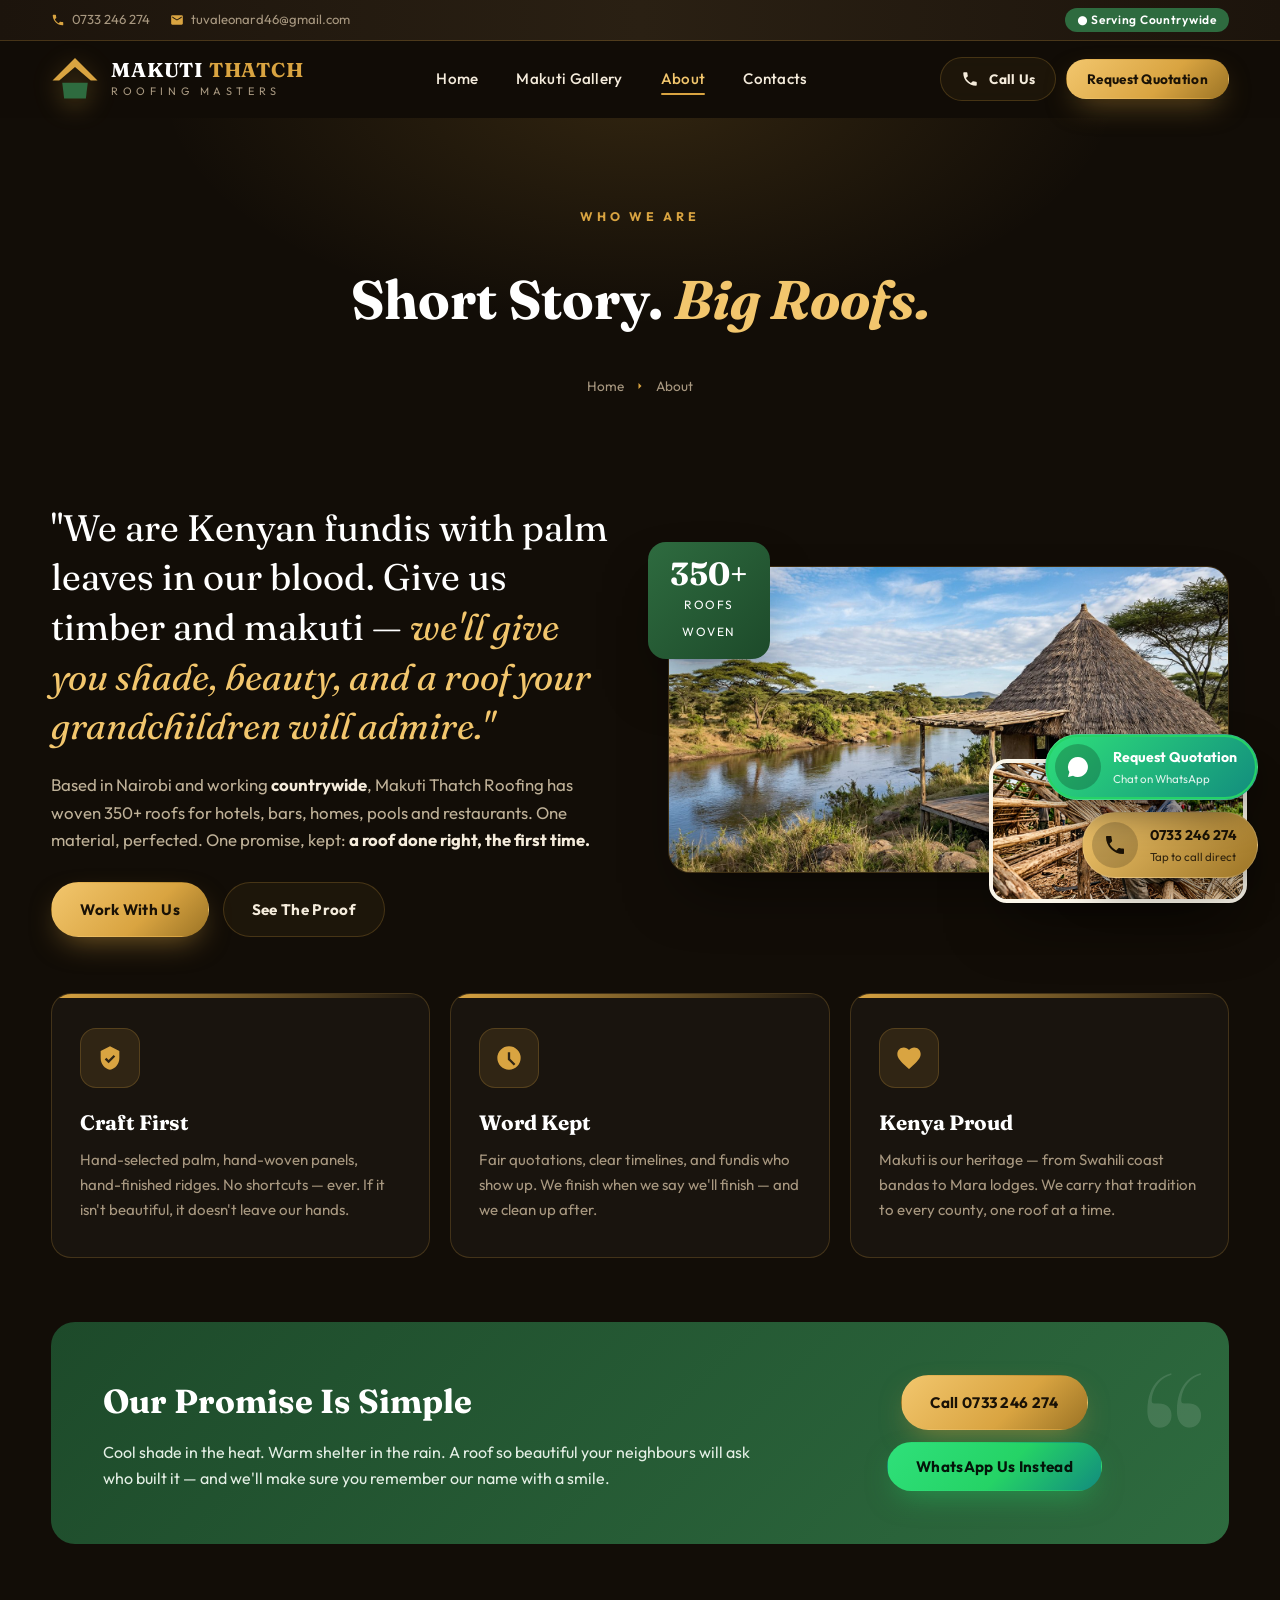
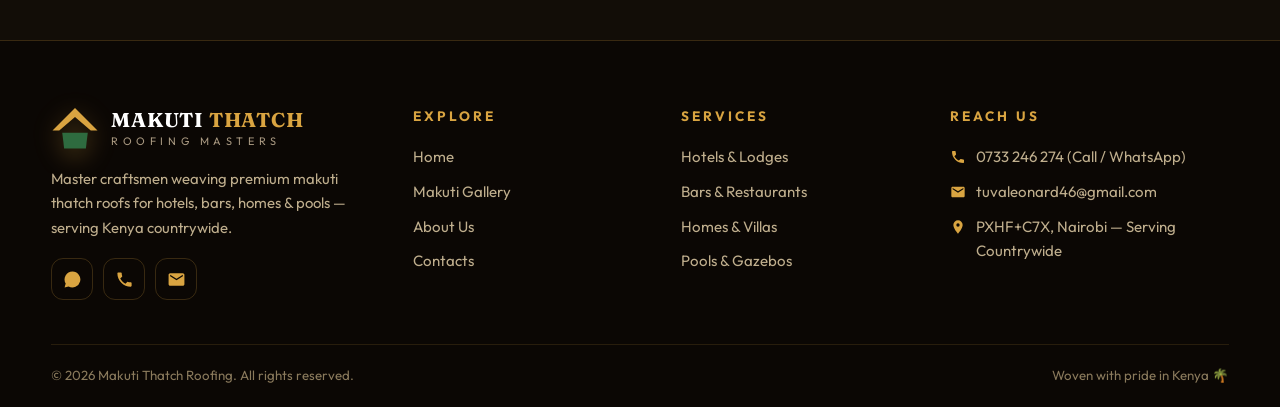
<file: about.html>
<!DOCTYPE html>
<html lang="en">
<head>
  <meta charset="UTF-8">
  <meta name="viewport" content="width=device-width, initial-scale=1.0">
  <title>About Us | Makuti Thatch Roofing</title>
  <meta name="description" content="Makuti Thatch Roofing — a team of master Kenyan fundis weaving premium makuti thatch roofs for hotels, bars, homes and pools, countrywide.">
  <link rel="preconnect" href="https://fonts.googleapis.com">
  <link rel="preconnect" href="https://fonts.gstatic.com" crossorigin>
  <link href="https://fonts.googleapis.com/css2?family=Fraunces:ital,opsz,wght@0,9..144,400;0,9..144,600;0,9..144,700;1,9..144,400;1,9..144,600&family=Outfit:wght@300;400;500;600;700&display=swap" rel="stylesheet">
  <link rel="stylesheet" href="css/style.css">
  <link rel="icon" href="data:image/svg+xml,%3Csvg xmlns='http://www.w3.org/2000/svg' viewBox='0 0 64 64'%3E%3Cpath d='M32 6 4 34h8l20-17 20 17h8z' fill='%23d9a441'/%3E%3Cpath d='M14 36h36l-3 22H17z' fill='%232e6b3f'/%3E%3C/svg%3E">
</head>
<body>

<div id="preloader">
  <div class="loader-roof">
    <svg viewBox="0 0 120 80" fill="none" stroke="#d9a441" stroke-width="3" stroke-linecap="round">
      <path class="thatch" d="M60 8 L8 52 M60 8 L112 52 M60 8 V20 M38 30 L30 52 M82 30 L90 52 M20 52 H100"/>
    </svg>
  </div>
  <div class="loader-text">Makuti</div>
  <div class="loader-bar"><span></span></div>
</div>

<div class="topbar">
  <div class="wrap">
    <div class="tb-group">
      <a class="tb-item" href="tel:+254733246274">
        <svg viewBox="0 0 24 24"><path d="M6.6 10.8c1.4 2.8 3.8 5.2 6.6 6.6l2.2-2.2c.3-.3.7-.4 1-.2 1.1.4 2.3.6 3.6.6.6 0 1 .4 1 1V20c0 .6-.4 1-1 1C10.6 21 3 13.4 3 4c0-.6.4-1 1-1h3.5c.6 0 1 .4 1 1 0 1.2.2 2.4.6 3.6.1.3 0 .7-.2 1l-2.3 2.2z"/></svg>
        0733 246 274
      </a>
      <a class="tb-item" href="mailto:tuvaleonard46@gmail.com">
        <svg viewBox="0 0 24 24"><path d="M20 4H4c-1.1 0-2 .9-2 2v12c0 1.1.9 2 2 2h16c1.1 0 2-.9 2-2V6c0-1.1-.9-2-2-2zm0 4-8 5-8-5V6l8 5 8-5v2z"/></svg>
        tuvaleonard46@gmail.com
      </a>
    </div>
    <div class="tb-group"><span class="tb-badge">● Serving Countrywide</span></div>
  </div>
</div>

<header class="navbar">
  <div class="wrap nav-inner">
    <a href="index.html" class="logo">
      <svg class="logo-mark" viewBox="0 0 64 64" fill="none">
        <path d="M32 4 2 34h9l21-18 21 18h9L32 4z" fill="#d9a441"/>
        <path d="M15 37h34l-2.5 21h-29L15 37z" fill="#2e6b3f"/>
      </svg>
      <span class="logo-text"><strong>MAKUTI <em>THATCH</em></strong><small>Roofing Masters</small></span>
    </a>
    <nav class="nav-links">
      <a href="index.html">Home</a>
      <a href="gallery.html">Makuti Gallery</a>
      <a href="about.html" class="active">About</a>
      <a href="contact.html">Contacts</a>
    </nav>
    <div class="nav-cta">
      <a href="tel:+254733246274" class="btn btn-ghost btn-sm">
        <svg viewBox="0 0 24 24"><path d="M6.6 10.8c1.4 2.8 3.8 5.2 6.6 6.6l2.2-2.2c.3-.3.7-.4 1-.2 1.1.4 2.3.6 3.6.6.6 0 1 .4 1 1V20c0 .6-.4 1-1 1C10.6 21 3 13.4 3 4c0-.6.4-1 1-1h3.5c.6 0 1 .4 1 1 0 1.2.2 2.4.6 3.6.1.3 0 .7-.2 1l-2.3 2.2z"/></svg>
        Call Us
      </a>
      <button class="btn btn-gold btn-sm" data-quote="">Request Quotation</button>
    </div>
    <button class="hamburger" id="hamburger" aria-label="Open menu"><span></span><span></span><span></span></button>
  </div>
  <nav class="mobile-menu" id="mobileMenu">
    <a href="index.html">Home</a>
    <a href="gallery.html">Makuti Gallery</a>
    <a href="about.html" class="active">About</a>
    <a href="contact.html">Contacts</a>
    <button class="btn btn-gold" data-quote="">Request Quotation</button>
  </nav>
</header>

<section class="page-hero">
  <div class="wrap">
    <span class="sec-tag">Who We Are</span>
    <h1>Short Story. <em style="font-style:italic;color:var(--gold-2)">Big Roofs.</em></h1>
    <div class="crumbs"><a href="index.html">Home</a><svg viewBox="0 0 24 24"><path d="M9 6l6 6-6 6"/></svg><span>About</span></div>
  </div>
</section>

<section class="section" style="padding-top:44px">
  <div class="wrap">
    <div class="about-hero-grid">
      <div class="reveal">
        <p class="big-quote">"We are Kenyan fundis with palm leaves in our blood. Give us timber and makuti — <em>we'll give you shade, beauty, and a roof your grandchildren will admire."</em></p>
        <p class="sec-sub" style="margin-top:20px">Based in Nairobi and working <strong style="color:var(--sand)">countrywide</strong>, Makuti Thatch Roofing has woven 350+ roofs for hotels, bars, homes, pools and restaurants. One material, perfected. One promise, kept: <strong style="color:var(--sand)">a roof done right, the first time.</strong></p>
        <div class="hero-btns" style="margin-top:28px;margin-bottom:0">
          <button class="btn btn-gold" data-quote="">Work With Us</button>
          <a href="gallery.html" class="btn btn-ghost">See The Proof</a>
        </div>
      </div>
      <div class="why-img reveal reveal-d1">
        <span class="exp-badge"><b>350+</b><span>Roofs<br>Woven</span></span>
        <img class="main" src="assets/img/banda.jpg" alt="Makuti banda by the river">
        <img class="inset" src="assets/img/craftsman.jpg" alt="Fundi weaving makuti">
      </div>
    </div>

    <div class="values">
      <div class="value-card reveal">
        <div class="value-ico"><svg viewBox="0 0 24 24"><path d="M12 2 4 6v6c0 5 3.4 9.4 8 10 4.6-.6 8-5 8-10V6l-8-4zm-1.2 14.5-3.3-3.3 1.4-1.4 1.9 1.9 4.3-4.3 1.4 1.4-5.7 5.7z"/></svg></div>
        <h3>Craft First</h3>
        <p>Hand-selected palm, hand-woven panels, hand-finished ridges. No shortcuts — ever. If it isn't beautiful, it doesn't leave our hands.</p>
      </div>
      <div class="value-card reveal reveal-d1">
        <div class="value-ico"><svg viewBox="0 0 24 24"><path d="M12 2a10 10 0 1 0 0 20 10 10 0 0 0 0-20zm1 10.6l4.5 4.5-1.4 1.4L11 13.4V7h2v5.6z"/></svg></div>
        <h3>Word Kept</h3>
        <p>Fair quotations, clear timelines, and fundis who show up. We finish when we say we'll finish — and we clean up after.</p>
      </div>
      <div class="value-card reveal reveal-d2">
        <div class="value-ico"><svg viewBox="0 0 24 24"><path d="M12 21.4l-1.5-1.3C5.4 15.4 2 12.3 2 8.5 2 5.5 4.4 3 7.5 3c1.7 0 3.4.8 4.5 2.1C13.1 3.8 14.8 3 16.5 3 19.6 3 22 5.5 22 8.5c0 3.8-3.4 6.9-8.5 11.6L12 21.4z"/></svg></div>
        <h3>Kenya Proud</h3>
        <p>Makuti is our heritage — from Swahili coast bandas to Mara lodges. We carry that tradition to every county, one roof at a time.</p>
      </div>
    </div>

    <div class="promise-band reveal">
      <div>
        <h2>Our Promise Is Simple</h2>
        <p>Cool shade in the heat. Warm shelter in the rain. A roof so beautiful your neighbours will ask who built it — and we'll make sure you remember our name with a smile.</p>
      </div>
      <div style="text-align:center">
        <a href="tel:+254733246274" class="btn btn-gold" style="margin-bottom:12px">Call 0733 246 274</a><br>
        <button class="btn btn-wa" data-quote="">WhatsApp Us Instead</button>
      </div>
    </div>
  </div>
</section>

<footer>
  <div class="wrap">
    <div class="foot-grid">
      <div class="foot-about">
        <a href="index.html" class="logo">
          <svg class="logo-mark" viewBox="0 0 64 64" fill="none">
            <path d="M32 4 2 34h9l21-18 21 18h9L32 4z" fill="#d9a441"/>
            <path d="M15 37h34l-2.5 21h-29L15 37z" fill="#2e6b3f"/>
          </svg>
          <span class="logo-text"><strong>MAKUTI <em>THATCH</em></strong><small>Roofing Masters</small></span>
        </a>
        <p>Master craftsmen weaving premium makuti thatch roofs for hotels, bars, homes &amp; pools — serving Kenya countrywide.</p>
        <div class="socials">
          <a href="https://wa.me/254733246274" target="_blank" rel="noopener" aria-label="WhatsApp"><svg viewBox="0 0 24 24"><path d="M12 2a10 10 0 0 0-8.6 15.1L2 22l5-1.3A10 10 0 1 0 12 2z"/></svg></a>
          <a href="tel:+254733246274" aria-label="Call"><svg viewBox="0 0 24 24"><path d="M6.6 10.8c1.4 2.8 3.8 5.2 6.6 6.6l2.2-2.2c.3-.3.7-.4 1-.2 1.1.4 2.3.6 3.6.6.6 0 1 .4 1 1V20c0 .6-.4 1-1 1C10.6 21 3 13.4 3 4c0-.6.4-1 1-1h3.5c.6 0 1 .4 1 1 0 1.2.2 2.4.6 3.6.1.3 0 .7-.2 1l-2.3 2.2z"/></svg></a>
          <a href="mailto:tuvaleonard46@gmail.com" aria-label="Email"><svg viewBox="0 0 24 24"><path d="M20 4H4c-1.1 0-2 .9-2 2v12c0 1.1.9 2 2 2h16c1.1 0 2-.9 2-2V6c0-1.1-.9-2-2-2zm0 4-8 5-8-5V6l8 5 8-5v2z"/></svg></a>
        </div>
      </div>
      <div>
        <h4>Explore</h4>
        <ul>
          <li><a href="index.html">Home</a></li>
          <li><a href="gallery.html">Makuti Gallery</a></li>
          <li><a href="about.html">About Us</a></li>
          <li><a href="contact.html">Contacts</a></li>
        </ul>
      </div>
      <div>
        <h4>Services</h4>
        <ul>
          <li><a href="gallery.html">Hotels &amp; Lodges</a></li>
          <li><a href="gallery.html">Bars &amp; Restaurants</a></li>
          <li><a href="gallery.html">Homes &amp; Villas</a></li>
          <li><a href="gallery.html">Pools &amp; Gazebos</a></li>
        </ul>
      </div>
      <div>
        <h4>Reach Us</h4>
        <ul class="foot-contact">
          <li><svg viewBox="0 0 24 24"><path d="M6.6 10.8c1.4 2.8 3.8 5.2 6.6 6.6l2.2-2.2c.3-.3.7-.4 1-.2 1.1.4 2.3.6 3.6.6.6 0 1 .4 1 1V20c0 .6-.4 1-1 1C10.6 21 3 13.4 3 4c0-.6.4-1 1-1h3.5c.6 0 1 .4 1 1 0 1.2.2 2.4.6 3.6.1.3 0 .7-.2 1l-2.3 2.2z"/></svg><a href="tel:+254733246274">0733 246 274 (Call / WhatsApp)</a></li>
          <li><svg viewBox="0 0 24 24"><path d="M20 4H4c-1.1 0-2 .9-2 2v12c0 1.1.9 2 2 2h16c1.1 0 2-.9 2-2V6c0-1.1-.9-2-2-2zm0 4-8 5-8-5V6l8 5 8-5v2z"/></svg><a href="mailto:tuvaleonard46@gmail.com">tuvaleonard46@gmail.com</a></li>
          <li><svg viewBox="0 0 24 24"><path d="M12 2a7 7 0 0 0-7 7c0 5.2 7 13 7 13s7-7.8 7-13a7 7 0 0 0-7-7zm0 9.5A2.5 2.5 0 1 1 12 6.5a2.5 2.5 0 0 1 0 5z"/></svg><a href="https://www.google.com/maps/search/PXHF%2BC7X%20Nairobi%2C%20Kenya/@-1.2714,36.9732,17z?hl=en" target="_blank" rel="noopener">PXHF+C7X, Nairobi — Serving Countrywide</a></li>
        </ul>
      </div>
    </div>
    <div class="foot-bottom">
      <span>© <span class="year">2026</span> Makuti Thatch Roofing. All rights reserved.</span>
      <span>Woven with pride in Kenya 🌴</span>
    </div>
  </div>
</footer>

<div class="float-stack">
  <a class="float-btn fb-wa pulse-ring" href="https://wa.me/254733246274?text=Hello%20Makuti%20Thatch%20Roofing!%20I%27d%20like%20a%20quotation." target="_blank" rel="noopener" aria-label="Chat on WhatsApp">
    <span class="fb-ico"><svg viewBox="0 0 24 24"><path d="M12 2a10 10 0 0 0-8.6 15.1L2 22l5-1.3A10 10 0 1 0 12 2z"/></svg></span>
    <span class="txt">Request Quotation<small>Chat on WhatsApp</small></span>
  </a>
  <a class="float-btn fb-call" href="tel:+254733246274" aria-label="Call now">
    <span class="fb-ico"><svg viewBox="0 0 24 24"><path d="M6.6 10.8c1.4 2.8 3.8 5.2 6.6 6.6l2.2-2.2c.3-.3.7-.4 1-.2 1.1.4 2.3.6 3.6.6.6 0 1 .4 1 1V20c0 .6-.4 1-1 1C10.6 21 3 13.4 3 4c0-.6.4-1 1-1h3.5c.6 0 1 .4 1 1 0 1.2.2 2.4.6 3.6.1.3 0 .7-.2 1l-2.3 2.2z"/></svg></span>
    <span class="txt">0733 246 274<small>Tap to call direct</small></span>
  </a>
</div>

<div class="modal" id="quoteModal" role="dialog" aria-modal="true" aria-labelledby="qmTitle">
  <div class="modal-box">
    <button class="modal-close" id="modalClose" aria-label="Close">✕</button>
    <h2 id="qmTitle">Request a Quotation</h2>
    <p>Fill in your details — we'll open WhatsApp with your request ready to send.</p>
    <form id="quoteForm">
      <div class="form-grid">
        <div class="field"><label for="qName">Your Name *</label><input id="qName" type="text" placeholder="e.g. Brian Mwangi" required></div>
        <div class="field"><label for="qPhone">Phone Number *</label><input id="qPhone" type="tel" placeholder="e.g. 07XX XXX XXX" required></div>
        <div class="field"><label for="qProject">Project Type *</label>
          <select id="qProject" required>
            <option value="" disabled selected>Select project…</option>
            <option>Hotel / Lodge</option>
            <option>Bar / Restaurant</option>
            <option>Home / Villa</option>
            <option>Swimming Pool / Gazebo</option>
            <option>Banda / Cottage</option>
            <option>Pergola / Garden Shade</option>
            <option>Repair / Re-thatching</option>
            <option>Other</option>
          </select>
        </div>
        <div class="field"><label for="qLocation">Project Location *</label><input id="qLocation" type="text" placeholder="e.g. Diani, Kwale" required></div>
        <div class="field full"><label for="qSize">Approx. Size (optional)</label><input id="qSize" type="text" placeholder="e.g. 5m × 4m gazebo"></div>
        <div class="field full"><label for="qMsg">Project Details</label><textarea id="qMsg" rows="3" placeholder="Tell us what you'd like: design, timeline, photos…"></textarea></div>
      </div>
      <div class="modal-note">
        <svg viewBox="0 0 24 24"><path d="M12 2a10 10 0 0 0-8.6 15.1L2 22l5-1.3A10 10 0 1 0 12 2z"/></svg>
        <span>Pressing <strong>Send via WhatsApp</strong> opens a chat with <strong>0733 246 274</strong> — your details filled in automatically. Just hit send!</span>
      </div>
      <button type="submit" class="btn btn-wa" style="width:100%">
        <svg viewBox="0 0 24 24"><path d="M12 2a10 10 0 0 0-8.6 15.1L2 22l5-1.3A10 10 0 1 0 12 2z"/></svg>
        Send via WhatsApp
      </button>
    </form>
  </div>
</div>

<script src="js/main.js"></script>
</body>
</html>
</file>
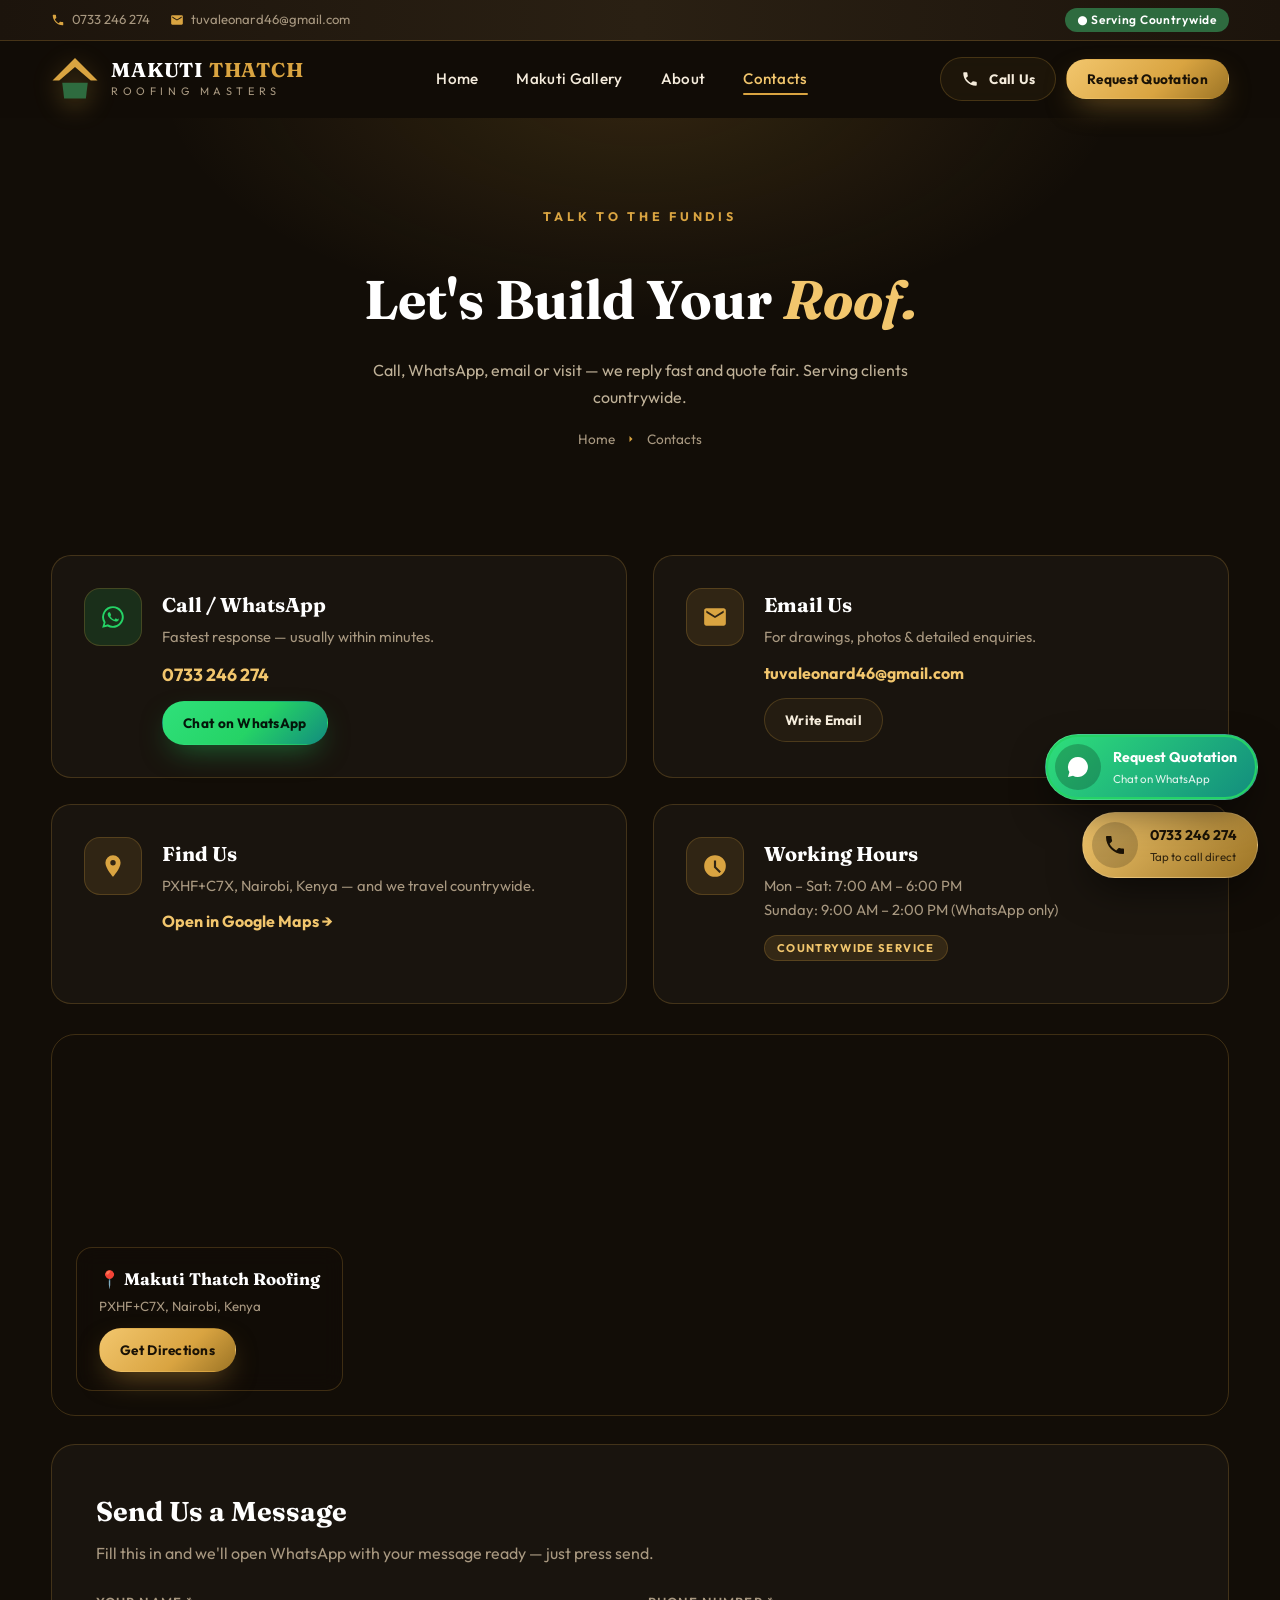
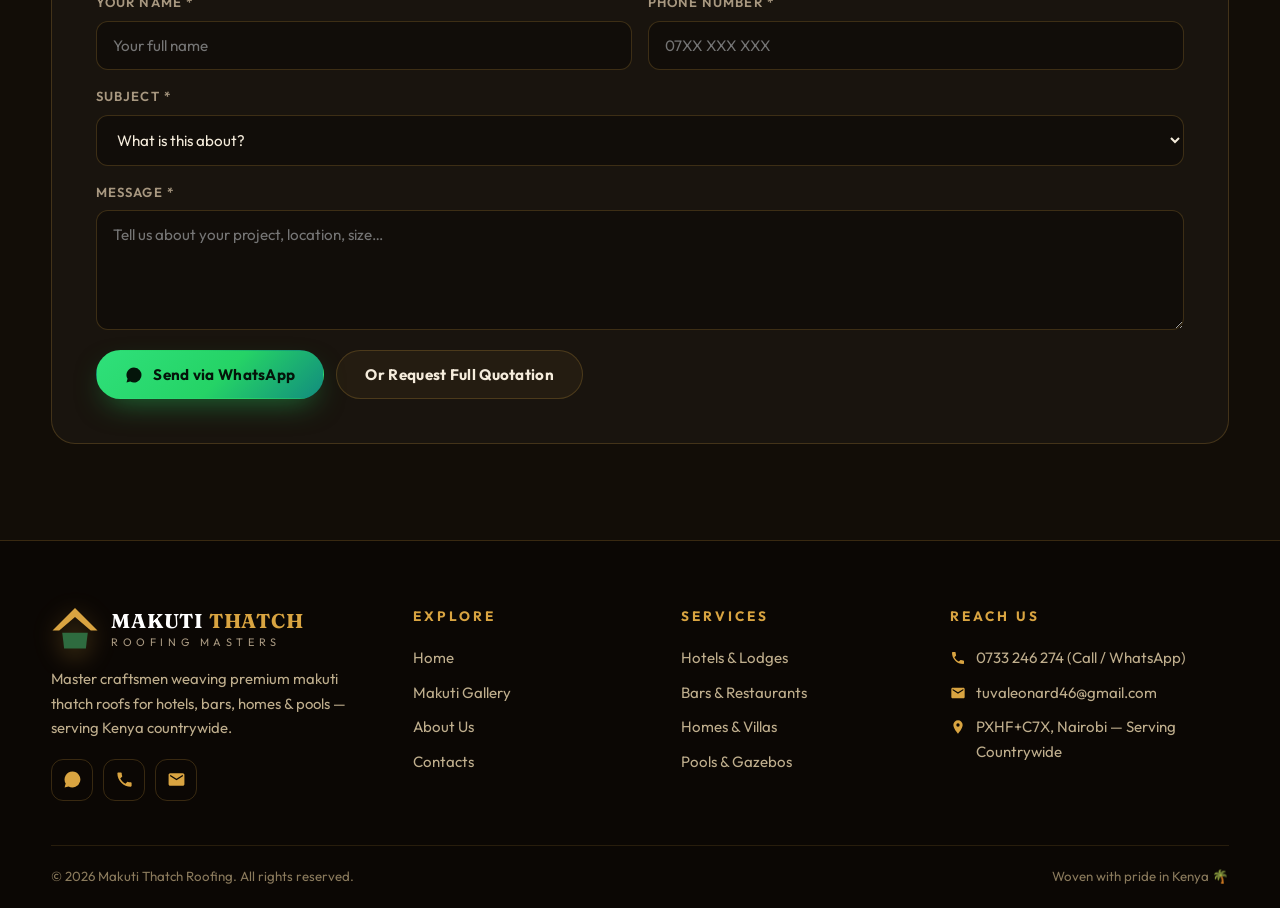
<file: contact.html>
<!DOCTYPE html>
<html lang="en">
<head>
  <meta charset="UTF-8">
  <meta name="viewport" content="width=device-width, initial-scale=1.0">
  <title>Contacts | Makuti Thatch Roofing — Call, WhatsApp, Visit</title>
  <meta name="description" content="Contact Makuti Thatch Roofing: call or WhatsApp 0733 246 274, email tuvaleonard46@gmail.com. Based in Nairobi, serving Kenya countrywide.">
  <link rel="preconnect" href="https://fonts.googleapis.com">
  <link rel="preconnect" href="https://fonts.gstatic.com" crossorigin>
  <link href="https://fonts.googleapis.com/css2?family=Fraunces:ital,opsz,wght@0,9..144,400;0,9..144,600;0,9..144,700;1,9..144,400;1,9..144,600&family=Outfit:wght@300;400;500;600;700&display=swap" rel="stylesheet">
  <link rel="stylesheet" href="css/style.css">
  <link rel="icon" href="data:image/svg+xml,%3Csvg xmlns='http://www.w3.org/2000/svg' viewBox='0 0 64 64'%3E%3Cpath d='M32 6 4 34h8l20-17 20 17h8z' fill='%23d9a441'/%3E%3Cpath d='M14 36h36l-3 22H17z' fill='%232e6b3f'/%3E%3C/svg%3E">
</head>
<body>

<div id="preloader">
  <div class="loader-roof">
    <svg viewBox="0 0 120 80" fill="none" stroke="#d9a441" stroke-width="3" stroke-linecap="round">
      <path class="thatch" d="M60 8 L8 52 M60 8 L112 52 M60 8 V20 M38 30 L30 52 M82 30 L90 52 M20 52 H100"/>
    </svg>
  </div>
  <div class="loader-text">Makuti</div>
  <div class="loader-bar"><span></span></div>
</div>

<div class="topbar">
  <div class="wrap">
    <div class="tb-group">
      <a class="tb-item" href="tel:+254733246274">
        <svg viewBox="0 0 24 24"><path d="M6.6 10.8c1.4 2.8 3.8 5.2 6.6 6.6l2.2-2.2c.3-.3.7-.4 1-.2 1.1.4 2.3.6 3.6.6.6 0 1 .4 1 1V20c0 .6-.4 1-1 1C10.6 21 3 13.4 3 4c0-.6.4-1 1-1h3.5c.6 0 1 .4 1 1 0 1.2.2 2.4.6 3.6.1.3 0 .7-.2 1l-2.3 2.2z"/></svg>
        0733 246 274
      </a>
      <a class="tb-item" href="mailto:tuvaleonard46@gmail.com">
        <svg viewBox="0 0 24 24"><path d="M20 4H4c-1.1 0-2 .9-2 2v12c0 1.1.9 2 2 2h16c1.1 0 2-.9 2-2V6c0-1.1-.9-2-2-2zm0 4-8 5-8-5V6l8 5 8-5v2z"/></svg>
        tuvaleonard46@gmail.com
      </a>
    </div>
    <div class="tb-group"><span class="tb-badge">● Serving Countrywide</span></div>
  </div>
</div>

<header class="navbar">
  <div class="wrap nav-inner">
    <a href="index.html" class="logo">
      <svg class="logo-mark" viewBox="0 0 64 64" fill="none">
        <path d="M32 4 2 34h9l21-18 21 18h9L32 4z" fill="#d9a441"/>
        <path d="M15 37h34l-2.5 21h-29L15 37z" fill="#2e6b3f"/>
      </svg>
      <span class="logo-text"><strong>MAKUTI <em>THATCH</em></strong><small>Roofing Masters</small></span>
    </a>
    <nav class="nav-links">
      <a href="index.html">Home</a>
      <a href="gallery.html">Makuti Gallery</a>
      <a href="about.html">About</a>
      <a href="contact.html" class="active">Contacts</a>
    </nav>
    <div class="nav-cta">
      <a href="tel:+254733246274" class="btn btn-ghost btn-sm">
        <svg viewBox="0 0 24 24"><path d="M6.6 10.8c1.4 2.8 3.8 5.2 6.6 6.6l2.2-2.2c.3-.3.7-.4 1-.2 1.1.4 2.3.6 3.6.6.6 0 1 .4 1 1V20c0 .6-.4 1-1 1C10.6 21 3 13.4 3 4c0-.6.4-1 1-1h3.5c.6 0 1 .4 1 1 0 1.2.2 2.4.6 3.6.1.3 0 .7-.2 1l-2.3 2.2z"/></svg>
        Call Us
      </a>
      <button class="btn btn-gold btn-sm" data-quote="">Request Quotation</button>
    </div>
    <button class="hamburger" id="hamburger" aria-label="Open menu"><span></span><span></span><span></span></button>
  </div>
  <nav class="mobile-menu" id="mobileMenu">
    <a href="index.html">Home</a>
    <a href="gallery.html">Makuti Gallery</a>
    <a href="about.html">About</a>
    <a href="contact.html" class="active">Contacts</a>
    <button class="btn btn-gold" data-quote="">Request Quotation</button>
  </nav>
</header>

<section class="page-hero">
  <div class="wrap">
    <span class="sec-tag">Talk To The Fundis</span>
    <h1>Let's Build Your <em style="font-style:italic;color:var(--gold-2)">Roof.</em></h1>
    <p>Call, WhatsApp, email or visit — we reply fast and quote fair. Serving clients countrywide.</p>
    <div class="crumbs"><a href="index.html">Home</a><svg viewBox="0 0 24 24"><path d="M9 6l6 6-6 6"/></svg><span>Contacts</span></div>
  </div>
</section>

<section class="section" style="padding-top:44px">
  <div class="wrap">
    <div class="contact-grid">
      <div class="c-card reveal">
        <div class="c-ico wa"><svg viewBox="0 0 24 24"><path d="M12 2a10 10 0 0 0-8.6 15.1L2 22l5-1.3A10 10 0 1 0 12 2zm0 18.2c-1.5 0-3-.4-4.3-1.2l-.3-.2-3 .8.8-2.9-.2-.3A8.2 8.2 0 1 1 12 20.2zm4.6-6.1c-.3-.1-1.5-.7-1.7-.8-.2-.1-.4-.1-.6.1-.2.3-.6.8-.8 1-.1.2-.3.2-.5.1a6.7 6.7 0 0 1-3.3-2.9c-.3-.4 0-.5.1-.7l.4-.5c.1-.2.1-.3 0-.5l-.8-1.9c-.2-.5-.4-.4-.6-.4h-.5c-.2 0-.5.2-.7.5-.9 1-.5 2.4.1 3.4a11.6 11.6 0 0 0 4.5 4c1.7.7 2.4.8 3.2.6.5-.1 1.5-.6 1.7-1.2.2-.6.2-1.1.2-1.2-.1-.1-.3-.2-.7-.3z"/></svg></div>
        <div>
          <h3>Call / WhatsApp</h3>
          <p>Fastest response — usually within minutes.</p>
          <a class="big" href="tel:+254733246274">0733 246 274</a><br>
          <a class="btn btn-wa btn-sm" style="margin-top:12px" href="https://wa.me/254733246274?text=Hello%20Makuti%20Thatch%20Roofing!%20I%27d%20like%20a%20quotation." target="_blank" rel="noopener">Chat on WhatsApp</a>
        </div>
      </div>
      <div class="c-card reveal reveal-d1">
        <div class="c-ico"><svg viewBox="0 0 24 24"><path d="M20 4H4c-1.1 0-2 .9-2 2v12c0 1.1.9 2 2 2h16c1.1 0 2-.9 2-2V6c0-1.1-.9-2-2-2zm0 4-8 5-8-5V6l8 5 8-5v2z"/></svg></div>
        <div>
          <h3>Email Us</h3>
          <p>For drawings, photos &amp; detailed enquiries.</p>
          <a class="big" href="mailto:tuvaleonard46@gmail.com" style="font-size:1rem;word-break:break-all">tuvaleonard46@gmail.com</a><br>
          <a class="btn btn-ghost btn-sm" style="margin-top:12px" href="mailto:tuvaleonard46@gmail.com">Write Email</a>
        </div>
      </div>
      <div class="c-card reveal">
        <div class="c-ico"><svg viewBox="0 0 24 24"><path d="M12 2a7 7 0 0 0-7 7c0 5.2 7 13 7 13s7-7.8 7-13a7 7 0 0 0-7-7zm0 9.5A2.5 2.5 0 1 1 12 6.5a2.5 2.5 0 0 1 0 5z"/></svg></div>
        <div>
          <h3>Find Us</h3>
          <p>PXHF+C7X, Nairobi, Kenya — and we travel countrywide.</p>
          <a class="big" style="font-size:1rem" href="https://www.google.com/maps/search/PXHF%2BC7X%20Nairobi%2C%20Kenya/@-1.2714,36.9732,17z?hl=en" target="_blank" rel="noopener">Open in Google Maps →</a>
        </div>
      </div>
      <div class="c-card reveal reveal-d1">
        <div class="c-ico"><svg viewBox="0 0 24 24"><path d="M12 2a10 10 0 1 0 0 20 10 10 0 0 0 0-20zm1 10.6l4.5 4.5-1.4 1.4L11 13.4V7h2v5.6z"/></svg></div>
        <div>
          <h3>Working Hours</h3>
          <p>Mon – Sat: 7:00 AM – 6:00 PM<br>Sunday: 9:00 AM – 2:00 PM (WhatsApp only)</p>
          <span class="tag">Countrywide Service</span>
        </div>
      </div>
    </div>

    <div class="map-shell reveal">
      <iframe title="Makuti Thatch Roofing location map" src="https://www.google.com/maps?q=PXHF%2BC7X%20Nairobi%2C%20Kenya&z=16&output=embed" loading="lazy" referrerpolicy="no-referrer-when-downgrade" allowfullscreen></iframe>
      <div class="map-pin-card">
        <h4>📍 Makuti Thatch Roofing</h4>
        <p>PXHF+C7X, Nairobi, Kenya</p>
        <a class="btn btn-gold btn-sm" href="https://www.google.com/maps/search/PXHF%2BC7X%20Nairobi%2C%20Kenya/@-1.2714,36.9732,17z?hl=en" target="_blank" rel="noopener">Get Directions</a>
      </div>
    </div>

    <div class="contact-form-card reveal">
      <h2>Send Us a Message</h2>
      <p>Fill this in and we'll open WhatsApp with your message ready — just press send.</p>
      <form id="contactForm">
        <div class="form-grid">
          <div class="field"><label for="cName">Your Name *</label><input id="cName" type="text" placeholder="Your full name" required></div>
          <div class="field"><label for="cPhone">Phone Number *</label><input id="cPhone" type="tel" placeholder="07XX XXX XXX" required></div>
          <div class="field full"><label for="cSubject">Subject *</label>
            <select id="cSubject" required>
              <option value="" disabled selected>What is this about?</option>
              <option>New makuti roof quotation</option>
              <option>Repair / re-thatching</option>
              <option>Site visit request</option>
              <option>General enquiry</option>
            </select>
          </div>
          <div class="field full"><label for="cMsg">Message *</label><textarea id="cMsg" placeholder="Tell us about your project, location, size…" required></textarea></div>
        </div>
        <div style="margin-top:20px;display:flex;gap:12px;flex-wrap:wrap">
          <button type="submit" class="btn btn-wa">
            <svg viewBox="0 0 24 24"><path d="M12 2a10 10 0 0 0-8.6 15.1L2 22l5-1.3A10 10 0 1 0 12 2z"/></svg>
            Send via WhatsApp
          </button>
          <button type="button" class="btn btn-ghost" data-quote="">Or Request Full Quotation</button>
        </div>
      </form>
    </div>
  </div>
</section>

<footer>
  <div class="wrap">
    <div class="foot-grid">
      <div class="foot-about">
        <a href="index.html" class="logo">
          <svg class="logo-mark" viewBox="0 0 64 64" fill="none">
            <path d="M32 4 2 34h9l21-18 21 18h9L32 4z" fill="#d9a441"/>
            <path d="M15 37h34l-2.5 21h-29L15 37z" fill="#2e6b3f"/>
          </svg>
          <span class="logo-text"><strong>MAKUTI <em>THATCH</em></strong><small>Roofing Masters</small></span>
        </a>
        <p>Master craftsmen weaving premium makuti thatch roofs for hotels, bars, homes &amp; pools — serving Kenya countrywide.</p>
        <div class="socials">
          <a href="https://wa.me/254733246274" target="_blank" rel="noopener" aria-label="WhatsApp"><svg viewBox="0 0 24 24"><path d="M12 2a10 10 0 0 0-8.6 15.1L2 22l5-1.3A10 10 0 1 0 12 2z"/></svg></a>
          <a href="tel:+254733246274" aria-label="Call"><svg viewBox="0 0 24 24"><path d="M6.6 10.8c1.4 2.8 3.8 5.2 6.6 6.6l2.2-2.2c.3-.3.7-.4 1-.2 1.1.4 2.3.6 3.6.6.6 0 1 .4 1 1V20c0 .6-.4 1-1 1C10.6 21 3 13.4 3 4c0-.6.4-1 1-1h3.5c.6 0 1 .4 1 1 0 1.2.2 2.4.6 3.6.1.3 0 .7-.2 1l-2.3 2.2z"/></svg></a>
          <a href="mailto:tuvaleonard46@gmail.com" aria-label="Email"><svg viewBox="0 0 24 24"><path d="M20 4H4c-1.1 0-2 .9-2 2v12c0 1.1.9 2 2 2h16c1.1 0 2-.9 2-2V6c0-1.1-.9-2-2-2zm0 4-8 5-8-5V6l8 5 8-5v2z"/></svg></a>
        </div>
      </div>
      <div>
        <h4>Explore</h4>
        <ul>
          <li><a href="index.html">Home</a></li>
          <li><a href="gallery.html">Makuti Gallery</a></li>
          <li><a href="about.html">About Us</a></li>
          <li><a href="contact.html">Contacts</a></li>
        </ul>
      </div>
      <div>
        <h4>Services</h4>
        <ul>
          <li><a href="gallery.html">Hotels &amp; Lodges</a></li>
          <li><a href="gallery.html">Bars &amp; Restaurants</a></li>
          <li><a href="gallery.html">Homes &amp; Villas</a></li>
          <li><a href="gallery.html">Pools &amp; Gazebos</a></li>
        </ul>
      </div>
      <div>
        <h4>Reach Us</h4>
        <ul class="foot-contact">
          <li><svg viewBox="0 0 24 24"><path d="M6.6 10.8c1.4 2.8 3.8 5.2 6.6 6.6l2.2-2.2c.3-.3.7-.4 1-.2 1.1.4 2.3.6 3.6.6.6 0 1 .4 1 1V20c0 .6-.4 1-1 1C10.6 21 3 13.4 3 4c0-.6.4-1 1-1h3.5c.6 0 1 .4 1 1 0 1.2.2 2.4.6 3.6.1.3 0 .7-.2 1l-2.3 2.2z"/></svg><a href="tel:+254733246274">0733 246 274 (Call / WhatsApp)</a></li>
          <li><svg viewBox="0 0 24 24"><path d="M20 4H4c-1.1 0-2 .9-2 2v12c0 1.1.9 2 2 2h16c1.1 0 2-.9 2-2V6c0-1.1-.9-2-2-2zm0 4-8 5-8-5V6l8 5 8-5v2z"/></svg><a href="mailto:tuvaleonard46@gmail.com">tuvaleonard46@gmail.com</a></li>
          <li><svg viewBox="0 0 24 24"><path d="M12 2a7 7 0 0 0-7 7c0 5.2 7 13 7 13s7-7.8 7-13a7 7 0 0 0-7-7zm0 9.5A2.5 2.5 0 1 1 12 6.5a2.5 2.5 0 0 1 0 5z"/></svg><a href="https://www.google.com/maps/search/PXHF%2BC7X%20Nairobi%2C%20Kenya/@-1.2714,36.9732,17z?hl=en" target="_blank" rel="noopener">PXHF+C7X, Nairobi — Serving Countrywide</a></li>
        </ul>
      </div>
    </div>
    <div class="foot-bottom">
      <span>© <span class="year">2026</span> Makuti Thatch Roofing. All rights reserved.</span>
      <span>Woven with pride in Kenya 🌴</span>
    </div>
  </div>
</footer>

<div class="float-stack">
  <a class="float-btn fb-wa pulse-ring" href="https://wa.me/254733246274?text=Hello%20Makuti%20Thatch%20Roofing!%20I%27d%20like%20a%20quotation." target="_blank" rel="noopener" aria-label="Chat on WhatsApp">
    <span class="fb-ico"><svg viewBox="0 0 24 24"><path d="M12 2a10 10 0 0 0-8.6 15.1L2 22l5-1.3A10 10 0 1 0 12 2z"/></svg></span>
    <span class="txt">Request Quotation<small>Chat on WhatsApp</small></span>
  </a>
  <a class="float-btn fb-call" href="tel:+254733246274" aria-label="Call now">
    <span class="fb-ico"><svg viewBox="0 0 24 24"><path d="M6.6 10.8c1.4 2.8 3.8 5.2 6.6 6.6l2.2-2.2c.3-.3.7-.4 1-.2 1.1.4 2.3.6 3.6.6.6 0 1 .4 1 1V20c0 .6-.4 1-1 1C10.6 21 3 13.4 3 4c0-.6.4-1 1-1h3.5c.6 0 1 .4 1 1 0 1.2.2 2.4.6 3.6.1.3 0 .7-.2 1l-2.3 2.2z"/></svg></span>
    <span class="txt">0733 246 274<small>Tap to call direct</small></span>
  </a>
</div>

<div class="modal" id="quoteModal" role="dialog" aria-modal="true" aria-labelledby="qmTitle">
  <div class="modal-box">
    <button class="modal-close" id="modalClose" aria-label="Close">✕</button>
    <h2 id="qmTitle">Request a Quotation</h2>
    <p>Fill in your details — we'll open WhatsApp with your request ready to send.</p>
    <form id="quoteForm">
      <div class="form-grid">
        <div class="field"><label for="qName">Your Name *</label><input id="qName" type="text" placeholder="e.g. Brian Mwangi" required></div>
        <div class="field"><label for="qPhone">Phone Number *</label><input id="qPhone" type="tel" placeholder="e.g. 07XX XXX XXX" required></div>
        <div class="field"><label for="qProject">Project Type *</label>
          <select id="qProject" required>
            <option value="" disabled selected>Select project…</option>
            <option>Hotel / Lodge</option>
            <option>Bar / Restaurant</option>
            <option>Home / Villa</option>
            <option>Swimming Pool / Gazebo</option>
            <option>Banda / Cottage</option>
            <option>Pergola / Garden Shade</option>
            <option>Repair / Re-thatching</option>
            <option>Other</option>
          </select>
        </div>
        <div class="field"><label for="qLocation">Project Location *</label><input id="qLocation" type="text" placeholder="e.g. Diani, Kwale" required></div>
        <div class="field full"><label for="qSize">Approx. Size (optional)</label><input id="qSize" type="text" placeholder="e.g. 5m × 4m gazebo"></div>
        <div class="field full"><label for="qMsg">Project Details</label><textarea id="qMsg" rows="3" placeholder="Tell us what you'd like: design, timeline, photos…"></textarea></div>
      </div>
      <div class="modal-note">
        <svg viewBox="0 0 24 24"><path d="M12 2a10 10 0 0 0-8.6 15.1L2 22l5-1.3A10 10 0 1 0 12 2z"/></svg>
        <span>Pressing <strong>Send via WhatsApp</strong> opens a chat with <strong>0733 246 274</strong> — your details filled in automatically. Just hit send!</span>
      </div>
      <button type="submit" class="btn btn-wa" style="width:100%">
        <svg viewBox="0 0 24 24"><path d="M12 2a10 10 0 0 0-8.6 15.1L2 22l5-1.3A10 10 0 1 0 12 2z"/></svg>
        Send via WhatsApp
      </button>
    </form>
  </div>
</div>

<script src="js/main.js"></script>
</body>
</html>
</file>
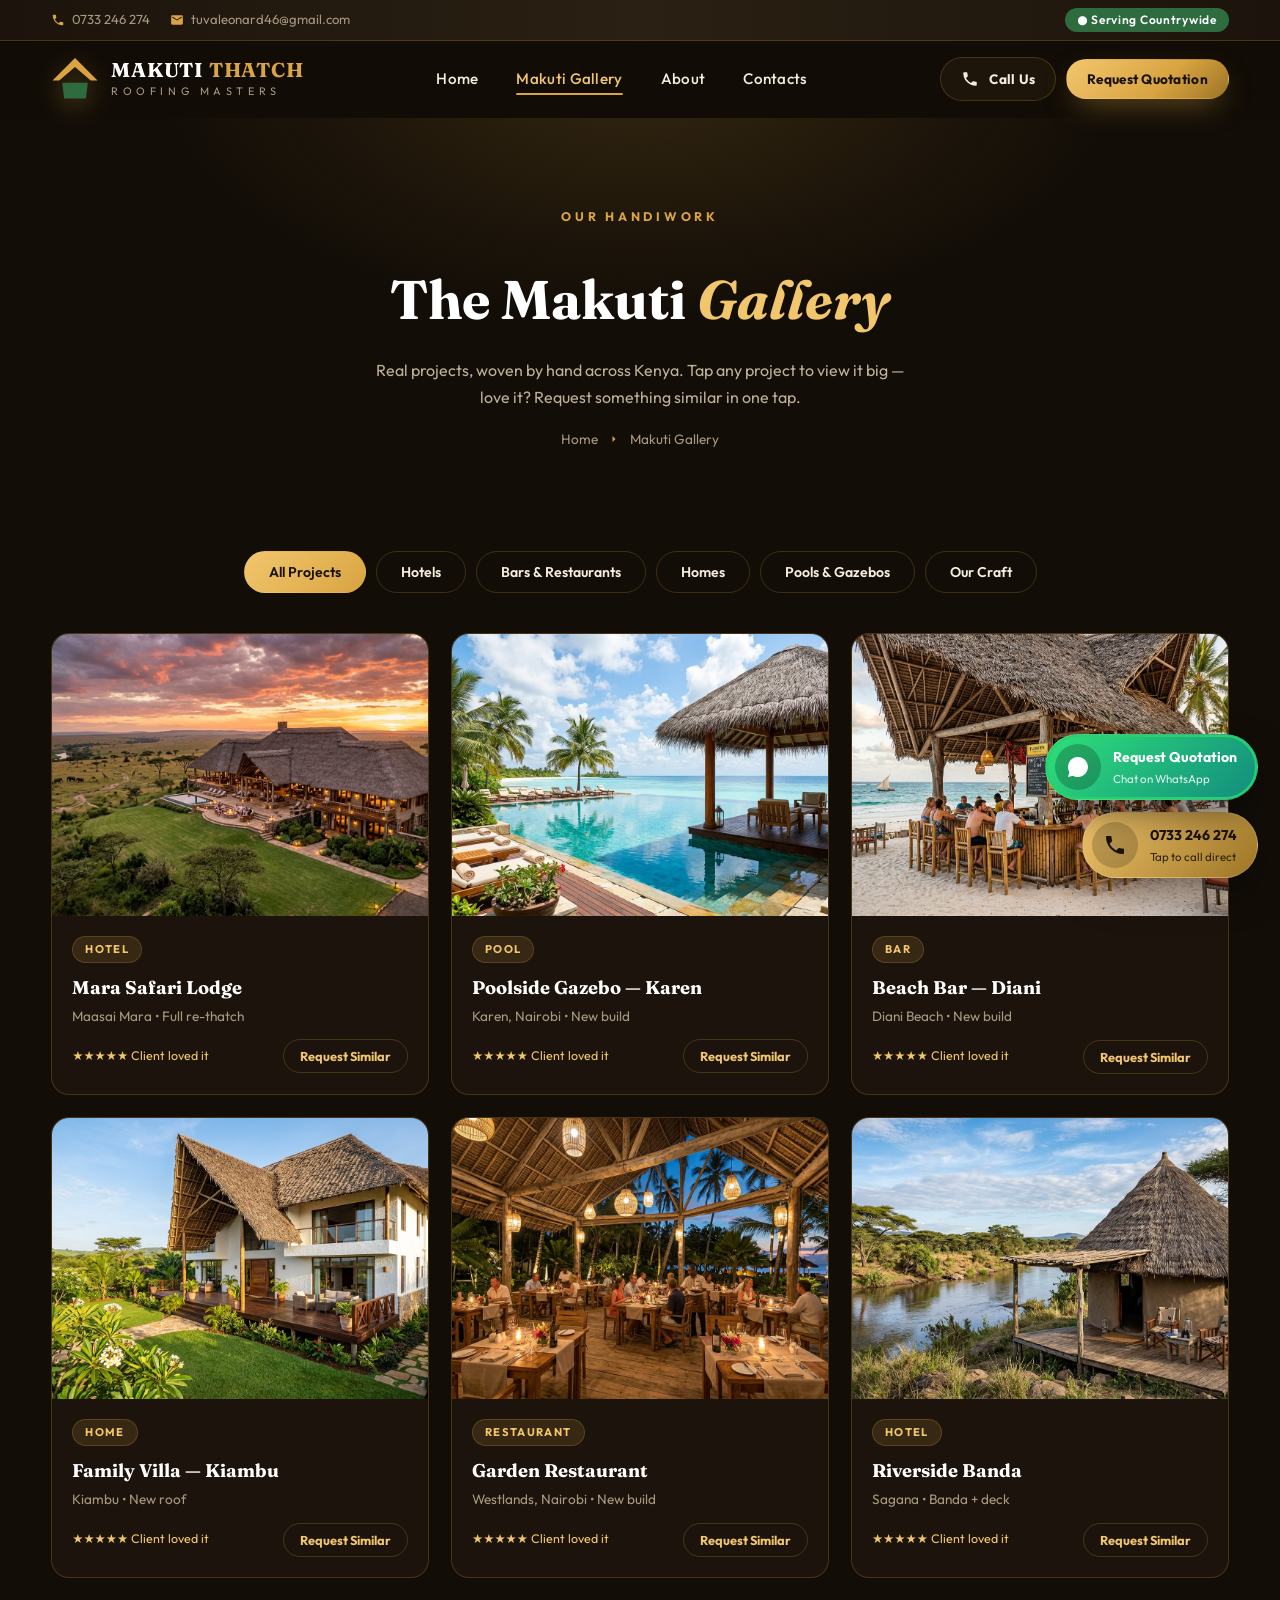
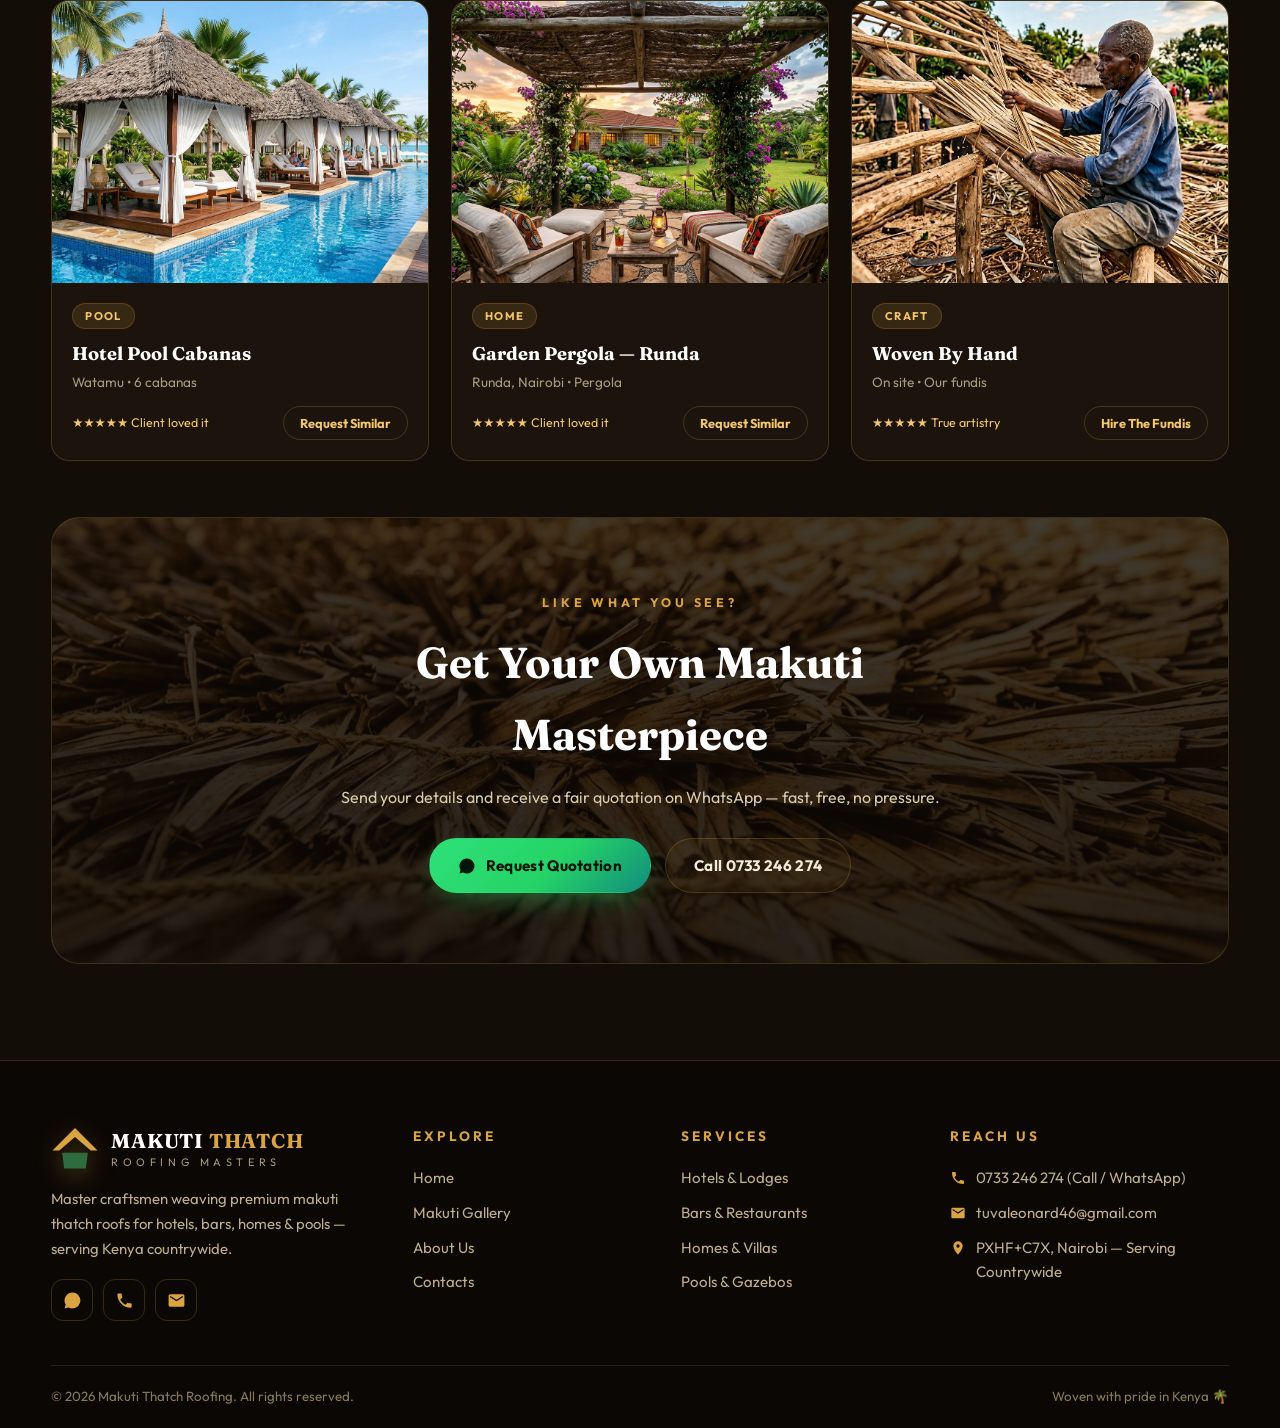
<file: gallery.html>
<!DOCTYPE html>
<html lang="en">
<head>
  <meta charset="UTF-8">
  <meta name="viewport" content="width=device-width, initial-scale=1.0">
  <title>Makuti Gallery — Our Projects | Makuti Thatch Roofing</title>
  <meta name="description" content="Browse our makuti thatch roofing projects: hotels, bars, homes, swimming pools and gazebos across Kenya. Request a quotation on WhatsApp.">
  <link rel="preconnect" href="https://fonts.googleapis.com">
  <link rel="preconnect" href="https://fonts.gstatic.com" crossorigin>
  <link href="https://fonts.googleapis.com/css2?family=Fraunces:ital,opsz,wght@0,9..144,400;0,9..144,600;0,9..144,700;1,9..144,400;1,9..144,600&family=Outfit:wght@300;400;500;600;700&display=swap" rel="stylesheet">
  <link rel="stylesheet" href="css/style.css">
  <link rel="icon" href="data:image/svg+xml,%3Csvg xmlns='http://www.w3.org/2000/svg' viewBox='0 0 64 64'%3E%3Cpath d='M32 6 4 34h8l20-17 20 17h8z' fill='%23d9a441'/%3E%3Cpath d='M14 36h36l-3 22H17z' fill='%232e6b3f'/%3E%3C/svg%3E">
</head>
<body>

<div id="preloader">
  <div class="loader-roof">
    <svg viewBox="0 0 120 80" fill="none" stroke="#d9a441" stroke-width="3" stroke-linecap="round">
      <path class="thatch" d="M60 8 L8 52 M60 8 L112 52 M60 8 V20 M38 30 L30 52 M82 30 L90 52 M20 52 H100"/>
    </svg>
  </div>
  <div class="loader-text">Makuti</div>
  <div class="loader-bar"><span></span></div>
</div>

<div class="topbar">
  <div class="wrap">
    <div class="tb-group">
      <a class="tb-item" href="tel:+254733246274">
        <svg viewBox="0 0 24 24"><path d="M6.6 10.8c1.4 2.8 3.8 5.2 6.6 6.6l2.2-2.2c.3-.3.7-.4 1-.2 1.1.4 2.3.6 3.6.6.6 0 1 .4 1 1V20c0 .6-.4 1-1 1C10.6 21 3 13.4 3 4c0-.6.4-1 1-1h3.5c.6 0 1 .4 1 1 0 1.2.2 2.4.6 3.6.1.3 0 .7-.2 1l-2.3 2.2z"/></svg>
        0733 246 274
      </a>
      <a class="tb-item" href="mailto:tuvaleonard46@gmail.com">
        <svg viewBox="0 0 24 24"><path d="M20 4H4c-1.1 0-2 .9-2 2v12c0 1.1.9 2 2 2h16c1.1 0 2-.9 2-2V6c0-1.1-.9-2-2-2zm0 4-8 5-8-5V6l8 5 8-5v2z"/></svg>
        tuvaleonard46@gmail.com
      </a>
    </div>
    <div class="tb-group"><span class="tb-badge">● Serving Countrywide</span></div>
  </div>
</div>

<header class="navbar">
  <div class="wrap nav-inner">
    <a href="index.html" class="logo">
      <svg class="logo-mark" viewBox="0 0 64 64" fill="none">
        <path d="M32 4 2 34h9l21-18 21 18h9L32 4z" fill="#d9a441"/>
        <path d="M15 37h34l-2.5 21h-29L15 37z" fill="#2e6b3f"/>
      </svg>
      <span class="logo-text"><strong>MAKUTI <em>THATCH</em></strong><small>Roofing Masters</small></span>
    </a>
    <nav class="nav-links">
      <a href="index.html">Home</a>
      <a href="gallery.html" class="active">Makuti Gallery</a>
      <a href="about.html">About</a>
      <a href="contact.html">Contacts</a>
    </nav>
    <div class="nav-cta">
      <a href="tel:+254733246274" class="btn btn-ghost btn-sm">
        <svg viewBox="0 0 24 24"><path d="M6.6 10.8c1.4 2.8 3.8 5.2 6.6 6.6l2.2-2.2c.3-.3.7-.4 1-.2 1.1.4 2.3.6 3.6.6.6 0 1 .4 1 1V20c0 .6-.4 1-1 1C10.6 21 3 13.4 3 4c0-.6.4-1 1-1h3.5c.6 0 1 .4 1 1 0 1.2.2 2.4.6 3.6.1.3 0 .7-.2 1l-2.3 2.2z"/></svg>
        Call Us
      </a>
      <button class="btn btn-gold btn-sm" data-quote="">Request Quotation</button>
    </div>
    <button class="hamburger" id="hamburger" aria-label="Open menu"><span></span><span></span><span></span></button>
  </div>
  <nav class="mobile-menu" id="mobileMenu">
    <a href="index.html">Home</a>
    <a href="gallery.html" class="active">Makuti Gallery</a>
    <a href="about.html">About</a>
    <a href="contact.html">Contacts</a>
    <button class="btn btn-gold" data-quote="">Request Quotation</button>
  </nav>
</header>

<!-- Page hero -->
<section class="page-hero">
  <div class="wrap">
    <span class="sec-tag">Our Handiwork</span>
    <h1>The Makuti <em style="font-style:italic;color:var(--gold-2)">Gallery</em></h1>
    <p>Real projects, woven by hand across Kenya. Tap any project to view it big — love it? Request something similar in one tap.</p>
    <div class="crumbs"><a href="index.html">Home</a><svg viewBox="0 0 24 24"><path d="M9 6l6 6-6 6"/></svg><span>Makuti Gallery</span></div>
  </div>
</section>

<!-- Gallery -->
<section class="section" style="padding-top:40px">
  <div class="wrap">
    <div class="filters reveal">
      <button class="filter-btn active" data-filter="all">All Projects</button>
      <button class="filter-btn" data-filter="hotel">Hotels</button>
      <button class="filter-btn" data-filter="bar">Bars &amp; Restaurants</button>
      <button class="filter-btn" data-filter="home">Homes</button>
      <button class="filter-btn" data-filter="pool">Pools &amp; Gazebos</button>
      <button class="filter-btn" data-filter="craft">Our Craft</button>
    </div>

    <div class="g-grid">
      <article class="g-card reveal" data-cat="hotel" data-title="Mara Safari Lodge" data-desc="Full lodge re-thatch with premium Kilifi makuti — Maasai Mara. Cool interiors even at midday.">
        <div class="ph"><img src="assets/img/hero-lodge.jpg" alt="Safari lodge makuti roof"><span class="zoom"><span>⤢</span></span></div>
        <div class="gt"><span class="tag">Hotel</span><h3>Mara Safari Lodge</h3><p>Maasai Mara • Full re-thatch</p>
          <div class="row"><span style="font-size:.78rem;color:var(--gold-2)">★★★★★ Client loved it</span><button class="mini-quote" data-quote="Hotel / Lodge" data-project="Mara Safari Lodge">Request Similar</button></div>
        </div>
      </article>

      <article class="g-card reveal reveal-d1" data-cat="pool" data-title="Poolside Gazebo — Karen" data-desc="Elegant timber gazebo with thick layered makuti over an infinity pool — Karen, Nairobi.">
        <div class="ph"><img src="assets/img/pool-gazebo.jpg" alt="Poolside makuti gazebo"><span class="zoom"><span>⤢</span></span></div>
        <div class="gt"><span class="tag">Pool</span><h3>Poolside Gazebo — Karen</h3><p>Karen, Nairobi • New build</p>
          <div class="row"><span style="font-size:.78rem;color:var(--gold-2)">★★★★★ Client loved it</span><button class="mini-quote" data-quote="Swimming Pool / Gazebo" data-project="Poolside Gazebo">Request Similar</button></div>
        </div>
      </article>

      <article class="g-card reveal reveal-d2" data-cat="bar" data-title="Beach Bar — Diani" data-desc="Sweeping makuti roof on hardwood poles for a beachfront bar — Diani Beach, Kwale.">
        <div class="ph"><img src="assets/img/beach-bar.jpg" alt="Beach bar makuti roof"><span class="zoom"><span>⤢</span></span></div>
        <div class="gt"><span class="tag">Bar</span><h3>Beach Bar — Diani</h3><p>Diani Beach • New build</p>
          <div class="row"><span style="font-size:.78rem;color:var(--gold-2)">★★★★★ Client loved it</span><button class="mini-quote" data-quote="Bar / Restaurant" data-project="Beach Bar">Request Similar</button></div>
        </div>
      </article>

      <article class="g-card reveal" data-cat="home" data-title="Family Villa — Kiambu" data-desc="Steep designer makuti roof on a modern family villa — Kiambu. Natural cooling all year.">
        <div class="ph"><img src="assets/img/home-villa.jpg" alt="Villa with makuti roof"><span class="zoom"><span>⤢</span></span></div>
        <div class="gt"><span class="tag">Home</span><h3>Family Villa — Kiambu</h3><p>Kiambu • New roof</p>
          <div class="row"><span style="font-size:.78rem;color:var(--gold-2)">★★★★★ Client loved it</span><button class="mini-quote" data-quote="Home / Villa" data-project="Family Villa">Request Similar</button></div>
        </div>
      </article>

      <article class="g-card reveal reveal-d1" data-cat="bar" data-title="Garden Restaurant — Westlands" data-desc="High open-air makuti roofing with lantern lighting for a garden restaurant — Westlands, Nairobi.">
        <div class="ph"><img src="assets/img/restaurant.jpg" alt="Restaurant makuti roofing"><span class="zoom"><span>⤢</span></span></div>
        <div class="gt"><span class="tag">Restaurant</span><h3>Garden Restaurant</h3><p>Westlands, Nairobi • New build</p>
          <div class="row"><span style="font-size:.78rem;color:var(--gold-2)">★★★★★ Client loved it</span><button class="mini-quote" data-quote="Bar / Restaurant" data-project="Garden Restaurant">Request Similar</button></div>
        </div>
      </article>

      <article class="g-card reveal reveal-d2" data-cat="hotel" data-title="Riverside Banda" data-desc="Classic round banda with a perfect conical makuti crown — Sagana. A guest favourite.">
        <div class="ph"><img src="assets/img/banda.jpg" alt="Round makuti banda hut"><span class="zoom"><span>⤢</span></span></div>
        <div class="gt"><span class="tag">Hotel</span><h3>Riverside Banda</h3><p>Sagana • Banda + deck</p>
          <div class="row"><span style="font-size:.78rem;color:var(--gold-2)">★★★★★ Client loved it</span><button class="mini-quote" data-quote="Hotel / Lodge" data-project="Riverside Banda">Request Similar</button></div>
        </div>
      </article>

      <article class="g-card reveal" data-cat="pool" data-title="Hotel Pool Cabanas" data-desc="A row of pointed makuti cabanas with curtains beside a resort pool — Watamu.">
        <div class="ph"><img src="assets/img/cabana.jpg" alt="Poolside makuti cabanas"><span class="zoom"><span>⤢</span></span></div>
        <div class="gt"><span class="tag">Pool</span><h3>Hotel Pool Cabanas</h3><p>Watamu • 6 cabanas</p>
          <div class="row"><span style="font-size:.78rem;color:var(--gold-2)">★★★★★ Client loved it</span><button class="mini-quote" data-quote="Swimming Pool / Gazebo" data-project="Pool Cabanas">Request Similar</button></div>
        </div>
      </article>

      <article class="g-card reveal reveal-d1" data-cat="home" data-title="Garden Pergola — Runda" data-desc="Vine-wrapped pergola shaded with hand-laid makuti — Runda, Nairobi. Evening magic.">
        <div class="ph"><img src="assets/img/pergola.jpg" alt="Garden pergola makuti shade"><span class="zoom"><span>⤢</span></span></div>
        <div class="gt"><span class="tag">Home</span><h3>Garden Pergola — Runda</h3><p>Runda, Nairobi • Pergola</p>
          <div class="row"><span style="font-size:.78rem;color:var(--gold-2)">★★★★★ Client loved it</span><button class="mini-quote" data-quote="Home / Villa" data-project="Garden Pergola">Request Similar</button></div>
        </div>
      </article>

      <article class="g-card reveal reveal-d2" data-cat="craft" data-title="Woven By Hand" data-desc="Our fundis weaving select palm leaves on site — every panel laid by hand, the traditional way.">
        <div class="ph"><img src="assets/img/craftsman.jpg" alt="Craftsman weaving makuti"><span class="zoom"><span>⤢</span></span></div>
        <div class="gt"><span class="tag">Craft</span><h3>Woven By Hand</h3><p>On site • Our fundis</p>
          <div class="row"><span style="font-size:.78rem;color:var(--gold-2)">★★★★★ True artistry</span><button class="mini-quote" data-quote="">Hire The Fundis</button></div>
        </div>
      </article>
    </div>

    <!-- Gallery CTA -->
    <div class="cta-band gallery-cta reveal">
      <img class="bg" src="assets/img/texture.jpg" alt="Makuti thatch texture">
      <div class="cta-inner">
        <span class="sec-tag">Like What You See?</span>
        <h2>Get Your Own Makuti Masterpiece</h2>
        <p>Send your details and receive a fair quotation on WhatsApp — fast, free, no pressure.</p>
        <div class="cta-btns">
          <button class="btn btn-wa" data-quote="">
            <svg viewBox="0 0 24 24"><path d="M12 2a10 10 0 0 0-8.6 15.1L2 22l5-1.3A10 10 0 1 0 12 2z"/></svg>
            Request Quotation
          </button>
          <a href="tel:+254733246274" class="btn btn-ghost">Call 0733 246 274</a>
        </div>
      </div>
    </div>
  </div>
</section>

<footer>
  <div class="wrap">
    <div class="foot-grid">
      <div class="foot-about">
        <a href="index.html" class="logo">
          <svg class="logo-mark" viewBox="0 0 64 64" fill="none">
            <path d="M32 4 2 34h9l21-18 21 18h9L32 4z" fill="#d9a441"/>
            <path d="M15 37h34l-2.5 21h-29L15 37z" fill="#2e6b3f"/>
          </svg>
          <span class="logo-text"><strong>MAKUTI <em>THATCH</em></strong><small>Roofing Masters</small></span>
        </a>
        <p>Master craftsmen weaving premium makuti thatch roofs for hotels, bars, homes &amp; pools — serving Kenya countrywide.</p>
        <div class="socials">
          <a href="https://wa.me/254733246274" target="_blank" rel="noopener" aria-label="WhatsApp"><svg viewBox="0 0 24 24"><path d="M12 2a10 10 0 0 0-8.6 15.1L2 22l5-1.3A10 10 0 1 0 12 2z"/></svg></a>
          <a href="tel:+254733246274" aria-label="Call"><svg viewBox="0 0 24 24"><path d="M6.6 10.8c1.4 2.8 3.8 5.2 6.6 6.6l2.2-2.2c.3-.3.7-.4 1-.2 1.1.4 2.3.6 3.6.6.6 0 1 .4 1 1V20c0 .6-.4 1-1 1C10.6 21 3 13.4 3 4c0-.6.4-1 1-1h3.5c.6 0 1 .4 1 1 0 1.2.2 2.4.6 3.6.1.3 0 .7-.2 1l-2.3 2.2z"/></svg></a>
          <a href="mailto:tuvaleonard46@gmail.com" aria-label="Email"><svg viewBox="0 0 24 24"><path d="M20 4H4c-1.1 0-2 .9-2 2v12c0 1.1.9 2 2 2h16c1.1 0 2-.9 2-2V6c0-1.1-.9-2-2-2zm0 4-8 5-8-5V6l8 5 8-5v2z"/></svg></a>
        </div>
      </div>
      <div>
        <h4>Explore</h4>
        <ul>
          <li><a href="index.html">Home</a></li>
          <li><a href="gallery.html">Makuti Gallery</a></li>
          <li><a href="about.html">About Us</a></li>
          <li><a href="contact.html">Contacts</a></li>
        </ul>
      </div>
      <div>
        <h4>Services</h4>
        <ul>
          <li><a href="gallery.html">Hotels &amp; Lodges</a></li>
          <li><a href="gallery.html">Bars &amp; Restaurants</a></li>
          <li><a href="gallery.html">Homes &amp; Villas</a></li>
          <li><a href="gallery.html">Pools &amp; Gazebos</a></li>
        </ul>
      </div>
      <div>
        <h4>Reach Us</h4>
        <ul class="foot-contact">
          <li><svg viewBox="0 0 24 24"><path d="M6.6 10.8c1.4 2.8 3.8 5.2 6.6 6.6l2.2-2.2c.3-.3.7-.4 1-.2 1.1.4 2.3.6 3.6.6.6 0 1 .4 1 1V20c0 .6-.4 1-1 1C10.6 21 3 13.4 3 4c0-.6.4-1 1-1h3.5c.6 0 1 .4 1 1 0 1.2.2 2.4.6 3.6.1.3 0 .7-.2 1l-2.3 2.2z"/></svg><a href="tel:+254733246274">0733 246 274 (Call / WhatsApp)</a></li>
          <li><svg viewBox="0 0 24 24"><path d="M20 4H4c-1.1 0-2 .9-2 2v12c0 1.1.9 2 2 2h16c1.1 0 2-.9 2-2V6c0-1.1-.9-2-2-2zm0 4-8 5-8-5V6l8 5 8-5v2z"/></svg><a href="mailto:tuvaleonard46@gmail.com">tuvaleonard46@gmail.com</a></li>
          <li><svg viewBox="0 0 24 24"><path d="M12 2a7 7 0 0 0-7 7c0 5.2 7 13 7 13s7-7.8 7-13a7 7 0 0 0-7-7zm0 9.5A2.5 2.5 0 1 1 12 6.5a2.5 2.5 0 0 1 0 5z"/></svg><a href="https://www.google.com/maps/search/PXHF%2BC7X%20Nairobi%2C%20Kenya/@-1.2714,36.9732,17z?hl=en" target="_blank" rel="noopener">PXHF+C7X, Nairobi — Serving Countrywide</a></li>
        </ul>
      </div>
    </div>
    <div class="foot-bottom">
      <span>© <span class="year">2026</span> Makuti Thatch Roofing. All rights reserved.</span>
      <span>Woven with pride in Kenya 🌴</span>
    </div>
  </div>
</footer>

<!-- Lightbox -->
<div class="lightbox" id="lightbox" role="dialog" aria-modal="true">
  <button class="lb-close" id="lbClose" aria-label="Close">✕</button>
  <button class="lb-prev" id="lbPrev" aria-label="Previous">‹</button>
  <button class="lb-next" id="lbNext" aria-label="Next">›</button>
  <div class="lb-box">
    <img id="lbImg" src="assets/img/hero-lodge.jpg" alt="Project preview">
    <div class="lb-info">
      <div><h3 id="lbTitle">Project</h3><p id="lbDesc"></p></div>
      <button class="btn btn-wa btn-sm" id="lbQuote" data-quote="">Request Similar on WhatsApp</button>
    </div>
  </div>
</div>

<div class="float-stack">
  <a class="float-btn fb-wa pulse-ring" href="https://wa.me/254733246274?text=Hello%20Makuti%20Thatch%20Roofing!%20I%27d%20like%20a%20quotation." target="_blank" rel="noopener" aria-label="Chat on WhatsApp">
    <span class="fb-ico"><svg viewBox="0 0 24 24"><path d="M12 2a10 10 0 0 0-8.6 15.1L2 22l5-1.3A10 10 0 1 0 12 2z"/></svg></span>
    <span class="txt">Request Quotation<small>Chat on WhatsApp</small></span>
  </a>
  <a class="float-btn fb-call" href="tel:+254733246274" aria-label="Call now">
    <span class="fb-ico"><svg viewBox="0 0 24 24"><path d="M6.6 10.8c1.4 2.8 3.8 5.2 6.6 6.6l2.2-2.2c.3-.3.7-.4 1-.2 1.1.4 2.3.6 3.6.6.6 0 1 .4 1 1V20c0 .6-.4 1-1 1C10.6 21 3 13.4 3 4c0-.6.4-1 1-1h3.5c.6 0 1 .4 1 1 0 1.2.2 2.4.6 3.6.1.3 0 .7-.2 1l-2.3 2.2z"/></svg></span>
    <span class="txt">0733 246 274<small>Tap to call direct</small></span>
  </a>
</div>

<div class="modal" id="quoteModal" role="dialog" aria-modal="true" aria-labelledby="qmTitle">
  <div class="modal-box">
    <button class="modal-close" id="modalClose" aria-label="Close">✕</button>
    <h2 id="qmTitle">Request a Quotation</h2>
    <p>Fill in your details — we'll open WhatsApp with your request ready to send.</p>
    <form id="quoteForm">
      <div class="form-grid">
        <div class="field"><label for="qName">Your Name *</label><input id="qName" type="text" placeholder="e.g. Brian Mwangi" required></div>
        <div class="field"><label for="qPhone">Phone Number *</label><input id="qPhone" type="tel" placeholder="e.g. 07XX XXX XXX" required></div>
        <div class="field"><label for="qProject">Project Type *</label>
          <select id="qProject" required>
            <option value="" disabled selected>Select project…</option>
            <option>Hotel / Lodge</option>
            <option>Bar / Restaurant</option>
            <option>Home / Villa</option>
            <option>Swimming Pool / Gazebo</option>
            <option>Banda / Cottage</option>
            <option>Pergola / Garden Shade</option>
            <option>Repair / Re-thatching</option>
            <option>Other</option>
          </select>
        </div>
        <div class="field"><label for="qLocation">Project Location *</label><input id="qLocation" type="text" placeholder="e.g. Diani, Kwale" required></div>
        <div class="field full"><label for="qSize">Approx. Size (optional)</label><input id="qSize" type="text" placeholder="e.g. 5m × 4m gazebo"></div>
        <div class="field full"><label for="qMsg">Project Details</label><textarea id="qMsg" rows="3" placeholder="Tell us what you'd like: design, timeline, photos…"></textarea></div>
      </div>
      <div class="modal-note">
        <svg viewBox="0 0 24 24"><path d="M12 2a10 10 0 0 0-8.6 15.1L2 22l5-1.3A10 10 0 1 0 12 2z"/></svg>
        <span>Pressing <strong>Send via WhatsApp</strong> opens a chat with <strong>0733 246 274</strong> — your details filled in automatically. Just hit send!</span>
      </div>
      <button type="submit" class="btn btn-wa" style="width:100%">
        <svg viewBox="0 0 24 24"><path d="M12 2a10 10 0 0 0-8.6 15.1L2 22l5-1.3A10 10 0 1 0 12 2z"/></svg>
        Send via WhatsApp
      </button>
    </form>
  </div>
</div>

<script src="js/main.js"></script>
</body>
</html>
</file>
<file: css/style.css>
/* ============================================================
   MAKUTI THATCH ROOFING — Master Stylesheet
   HTML + CSS + JS only. No frameworks.
   ============================================================ */
:root{
  --ink:#120d07;
  --bark:#1c140c;
  --bark-2:#251a10;
  --sand:#f5ecdc;
  --cream:#fbf6ea;
  --gold:#d9a441;
  --gold-2:#f2c66d;
  --gold-deep:#9c7425;
  --palm:#2e6b3f;
  --palm-deep:#1d4a2a;
  --clay:#c05b2e;
  --wa:#25d366;
  --wa-deep:#128c7e;
  --muted:#a89880;
  --line:rgba(217,164,65,.22);
  --shadow:0 30px 60px -20px rgba(0,0,0,.55);
  --radius:22px;
  --font-display:"Fraunces",Georgia,serif;
  --font-body:"Outfit",system-ui,-apple-system,"Segoe UI",sans-serif;
}
*{margin:0;padding:0;box-sizing:border-box}
html{scroll-behavior:smooth}
body{
  font-family:var(--font-body);
  background:var(--ink);
  color:var(--sand);
  line-height:1.65;
  overflow-x:hidden;
}
img{max-width:100%;display:block}
a{color:inherit;text-decoration:none}
ul{list-style:none}
button{font-family:inherit;cursor:pointer}
::selection{background:var(--gold);color:var(--ink)}
::-webkit-scrollbar{width:11px}
::-webkit-scrollbar-track{background:var(--ink)}
::-webkit-scrollbar-thumb{background:linear-gradient(var(--gold),var(--gold-deep));border-radius:8px}

.wrap{width:min(1200px,92%);margin:0 auto}
section{position:relative}

/* ---------- Preloader ---------- */
#preloader{
  position:fixed;inset:0;z-index:2000;background:var(--ink);
  display:flex;flex-direction:column;align-items:center;justify-content:center;gap:22px;
  transition:opacity .6s ease,visibility .6s;
}
#preloader.done{opacity:0;visibility:hidden}
.loader-roof{width:120px;height:80px;position:relative}
.loader-roof svg{width:100%;height:100%}
.loader-roof .thatch{stroke-dasharray:400;stroke-dashoffset:400;animation:draw 1.6s ease forwards}
@keyframes draw{to{stroke-dashoffset:0}}
.loader-text{font-family:var(--font-display);font-size:1.2rem;letter-spacing:.35em;color:var(--gold);text-transform:uppercase}
.loader-bar{width:180px;height:3px;background:rgba(217,164,65,.2);border-radius:99px;overflow:hidden}
.loader-bar span{display:block;height:100%;width:40%;background:var(--gold);border-radius:99px;animation:load 1.1s ease-in-out infinite}
@keyframes load{0%{transform:translateX(-100%)}100%{transform:translateX(450%)}}

/* ---------- Topbar ---------- */
.topbar{
  background:linear-gradient(90deg,var(--bark),#2a2013,var(--bark));
  border-bottom:1px solid var(--line);
  font-size:.82rem;color:var(--muted);
  position:relative;z-index:60;
}
.topbar .wrap{display:flex;align-items:center;justify-content:space-between;gap:12px;padding:8px 0;flex-wrap:wrap}
.topbar a:hover{color:var(--gold-2)}
.topbar .tb-group{display:flex;align-items:center;gap:20px;flex-wrap:wrap}
.topbar .tb-item{display:inline-flex;align-items:center;gap:7px}
.topbar svg{width:14px;height:14px;fill:var(--gold)}
.tb-badge{background:var(--palm);color:#fff;padding:2px 12px;border-radius:99px;font-weight:600;font-size:.75rem;letter-spacing:.06em}

/* ---------- Navbar ---------- */
.navbar{
  position:sticky;top:0;z-index:100;
  background:rgba(18,13,7,.82);backdrop-filter:blur(14px);-webkit-backdrop-filter:blur(14px);
  border-bottom:1px solid transparent;transition:.35s;
}
.navbar.scrolled{border-bottom-color:var(--line);background:rgba(18,13,7,.95)}
.nav-inner{display:flex;align-items:center;justify-content:space-between;gap:16px;padding:14px 0}
.logo{display:flex;align-items:center;gap:12px}
.logo-mark{width:48px;height:48px;flex:none;filter:drop-shadow(0 6px 12px rgba(217,164,65,.35))}
.logo-text{line-height:1.1}
.logo-text strong{font-family:var(--font-display);font-size:1.25rem;letter-spacing:.04em;display:block;color:#fff}
.logo-text strong em{font-style:normal;color:var(--gold)}
.logo-text small{font-size:.68rem;letter-spacing:.42em;color:var(--muted);text-transform:uppercase}
.nav-links{display:flex;align-items:center;gap:6px}
.nav-links a{
  position:relative;padding:10px 16px;font-weight:500;font-size:.95rem;color:var(--sand);
  border-radius:12px;transition:.25s;letter-spacing:.02em;
}
.nav-links a::after{
  content:"";position:absolute;left:16px;right:16px;bottom:6px;height:2px;border-radius:2px;
  background:var(--gold);transform:scaleX(0);transform-origin:left;transition:transform .3s;
}
.nav-links a:hover::after,.nav-links a.active::after{transform:scaleX(1)}
.nav-links a.active{color:var(--gold-2)}
.btn{
  display:inline-flex;align-items:center;justify-content:center;gap:10px;
  padding:14px 28px;border-radius:99px;font-weight:700;font-size:.95rem;letter-spacing:.02em;
  border:1px solid transparent;transition:.3s;white-space:nowrap;
}
.btn svg{width:18px;height:18px;fill:currentColor}
.btn-gold{background:linear-gradient(135deg,var(--gold-2),var(--gold) 60%,var(--gold-deep));color:#1a1206;box-shadow:0 12px 30px -10px rgba(217,164,65,.55)}
.btn-gold:hover{transform:translateY(-3px);box-shadow:0 18px 38px -10px rgba(217,164,65,.65)}
.btn-ghost{border-color:var(--line);color:var(--sand);background:rgba(217,164,65,.06)}
.btn-ghost:hover{border-color:var(--gold);color:var(--gold-2);transform:translateY(-3px)}
.btn-wa{background:linear-gradient(135deg,#2fe07a,var(--wa) 55%,var(--wa-deep));color:#04150a;box-shadow:0 12px 30px -10px rgba(37,211,102,.5)}
.btn-wa:hover{transform:translateY(-3px)}
.btn-sm{padding:10px 20px;font-size:.85rem}
.nav-cta{display:flex;gap:10px;align-items:center}
.hamburger{display:none;flex-direction:column;gap:5px;background:none;border:0;padding:10px}
.hamburger span{width:28px;height:3px;border-radius:3px;background:var(--gold);transition:.3s}
.hamburger.open span:nth-child(1){transform:translateY(8px) rotate(45deg)}
.hamburger.open span:nth-child(2){opacity:0}
.hamburger.open span:nth-child(3){transform:translateY(-8px) rotate(-45deg)}
.mobile-menu{display:none}

/* ---------- Hero ---------- */
.hero{overflow:hidden;background:
  radial-gradient(900px 500px at 85% -10%,rgba(217,164,65,.14),transparent 60%),
  radial-gradient(700px 500px at -10% 90%,rgba(46,107,63,.16),transparent 60%),var(--ink)}
.hero .wrap{
  display:grid;grid-template-columns:1.05fr .95fr;gap:48px;align-items:center;
  padding:72px 0 88px;
}
.eyebrow{
  display:inline-flex;align-items:center;gap:10px;
  border:1px solid var(--line);background:rgba(217,164,65,.08);
  padding:8px 18px 8px 10px;border-radius:99px;font-size:.8rem;letter-spacing:.14em;text-transform:uppercase;color:var(--gold-2);
  margin-bottom:22px;
}
.eyebrow .dot{width:9px;height:9px;border-radius:50%;background:var(--wa);box-shadow:0 0 0 4px rgba(37,211,102,.2);animation:pulse 2s infinite}
@keyframes pulse{0%,100%{transform:scale(1)}50%{transform:scale(1.35)}}
.hero h1{
  font-family:var(--font-display);font-weight:600;
  font-size:clamp(2.5rem,5.2vw,4.2rem);line-height:1.05;color:#fff;margin-bottom:20px;
}
.hero h1 .gold{color:transparent;background:linear-gradient(120deg,var(--gold-2),var(--gold) 55%,#b57e22);-webkit-background-clip:text;background-clip:text}
.hero h1 .italic{font-style:italic;font-weight:400;color:var(--gold-2)}
.hero-sub{font-size:1.12rem;color:#cfc2a8;max-width:34rem;margin-bottom:30px}
.hero-sub strong{color:var(--sand)}
.hero-btns{display:flex;gap:14px;flex-wrap:wrap;margin-bottom:38px}
.hero-stats{display:flex;gap:0;border:1px solid var(--line);border-radius:18px;overflow:hidden;background:rgba(255,255,255,.02);max-width:34rem}
.hstat{flex:1;padding:16px 10px;text-align:center}
.hstat+.hstat{border-left:1px solid var(--line)}
.hstat b{font-family:var(--font-display);font-size:1.7rem;color:var(--gold-2);display:block;line-height:1.1}
.hstat span{font-size:.78rem;letter-spacing:.1em;text-transform:uppercase;color:var(--muted)}

/* --- Minimized windows (RHS slideshows) --- */
.hero-visual{position:relative;min-height:560px}
.mini-win{
  position:absolute;background:#0d0905;border:1px solid var(--line);border-radius:16px;overflow:hidden;
  box-shadow:var(--shadow);transition:transform .4s ease;
}
.mini-win:hover{transform:scale(1.03) rotate(0deg)!important;z-index:5}
.mini-win .win-bar{display:flex;align-items:center;gap:6px;padding:9px 12px;background:#221910;border-bottom:1px solid var(--line)}
.mini-win .win-bar i{width:10px;height:10px;border-radius:50%;display:block}
.mini-win .win-bar i:nth-child(1){background:#ff5f57}
.mini-win .win-bar i:nth-child(2){background:#febc2e}
.mini-win .win-bar i:nth-child(3){background:#28c840}
.mini-win .win-title{margin-left:8px;font-size:.72rem;letter-spacing:.08em;color:var(--muted);text-transform:uppercase;white-space:nowrap;overflow:hidden;text-overflow:ellipsis}
.mini-win .win-screen{position:relative;overflow:hidden;background:#000}
.mini-win .win-screen img{position:absolute;inset:0;width:100%;height:100%;object-fit:cover;opacity:0;transition:opacity 1.2s ease}
.mini-win .win-screen img.active{opacity:1}
.mini-win .win-screen::after{content:"";position:absolute;inset:0;background:linear-gradient(180deg,transparent 55%,rgba(0,0,0,.55));pointer-events:none}
.mini-win .win-cap{position:absolute;left:12px;bottom:10px;z-index:2;font-size:.75rem;font-weight:600;color:#fff;background:rgba(0,0,0,.5);backdrop-filter:blur(6px);padding:4px 12px;border-radius:99px;border:1px solid rgba(255,255,255,.2)}
.mini-win .win-dots{position:absolute;right:10px;bottom:13px;z-index:2;display:flex;gap:5px}
.mini-win .win-dots i{width:7px!important;height:7px!important;border-radius:50%;background:rgba(255,255,255,.35);transition:.3s}
.mini-win .win-dots i.on{background:var(--gold-2);box-shadow:0 0 8px var(--gold-2)}
.win-1{width:66%;left:0;top:0;transform:rotate(-2.5deg);z-index:2}
.win-1 .win-screen{aspect-ratio:16/10.5}
.win-2{width:56%;right:0;top:36%;transform:rotate(2.5deg);z-index:3}
.win-2 .win-screen{aspect-ratio:16/10}
.win-3{width:52%;left:6%;bottom:0;transform:rotate(-1.5deg);z-index:1}
.win-3 .win-screen{aspect-ratio:16/9}
.float-chip{
  position:absolute;z-index:6;display:flex;align-items:center;gap:9px;
  background:rgba(20,14,8,.85);backdrop-filter:blur(10px);border:1px solid var(--line);
  padding:10px 16px;border-radius:14px;font-size:.82rem;font-weight:600;color:var(--sand);
  box-shadow:var(--shadow);animation:floaty 4s ease-in-out infinite;
}
.float-chip svg{width:18px;height:18px;fill:var(--gold)}
.float-chip small{display:block;font-weight:400;color:var(--muted);font-size:.72rem}
.chip-1{top:-16px;right:6%}
.chip-2{bottom:34%;left:-16px;animation-delay:1.4s}
.chip-3{bottom:-14px;right:14%;animation-delay:2.6s}
@keyframes floaty{0%,100%{transform:translateY(0)}50%{transform:translateY(-10px)}}
.stars{color:var(--gold);letter-spacing:2px;font-size:.85rem}

/* ---------- Marquee ---------- */
.marquee{background:linear-gradient(90deg,var(--gold-deep),var(--gold),var(--gold-deep));overflow:hidden;padding:13px 0;transform:rotate(-1deg) scale(1.02);box-shadow:0 20px 40px -15px rgba(217,164,65,.4)}
.marquee-track{display:flex;gap:0;width:max-content;animation:scrollX 26s linear infinite}
.marquee-track span{font-family:var(--font-display);font-weight:700;font-size:1.05rem;letter-spacing:.18em;color:#1a1206;padding:0 26px;white-space:nowrap}
@keyframes scrollX{to{transform:translateX(-50%)}}

/* ---------- Section scaffolding ---------- */
.section{padding:96px 0}
.sec-head{max-width:640px;margin-bottom:52px}
.sec-head.center{margin-left:auto;margin-right:auto;text-align:center}
.sec-tag{display:inline-block;font-size:.78rem;font-weight:700;letter-spacing:.3em;text-transform:uppercase;color:var(--gold);margin-bottom:14px}
.sec-title{font-family:var(--font-display);font-size:clamp(1.9rem,3.6vw,2.9rem);line-height:1.12;color:#fff;margin-bottom:14px}
.sec-title em{font-style:italic;color:var(--gold-2)}
.sec-sub{color:#bfb198;font-size:1.05rem}
.light{background:var(--cream);color:#3a2f1f}
.light .sec-title{color:#1d1509}
.light .sec-sub{color:#6b5d43}

/* ---------- Services ---------- */
.svc-grid{display:grid;grid-template-columns:repeat(3,1fr);gap:22px}
.svc-card{
  position:relative;border-radius:var(--radius);overflow:hidden;min-height:380px;
  display:flex;align-items:flex-end;border:1px solid rgba(255,255,255,.1);
  transition:transform .35s,box-shadow .35s;
}
.svc-card:hover{transform:translateY(-8px);box-shadow:var(--shadow)}
.svc-card img{position:absolute;inset:0;width:100%;height:100%;object-fit:cover;transition:transform .8s ease}
.svc-card:hover img{transform:scale(1.08)}
.svc-card::after{content:"";position:absolute;inset:0;background:linear-gradient(180deg,rgba(10,7,4,.05) 30%,rgba(10,7,4,.92) 78%)}
.svc-body{position:relative;z-index:2;padding:26px;width:100%}
.svc-num{font-family:var(--font-display);font-size:.85rem;letter-spacing:.25em;color:var(--gold-2)}
.svc-body h3{font-family:var(--font-display);font-size:1.5rem;color:#fff;margin:6px 0 8px}
.svc-body p{font-size:.92rem;color:#d8cbad;margin-bottom:14px}
.svc-link{display:inline-flex;align-items:center;gap:8px;font-weight:700;font-size:.88rem;color:var(--gold-2);letter-spacing:.04em}
.svc-link svg{width:16px;height:16px;fill:currentColor;transition:transform .3s}
.svc-card:hover .svc-link svg{transform:translateX(6px)}

/* ---------- Featured strip ---------- */
.feat-band{background:linear-gradient(180deg,var(--ink),var(--bark))}
.feat-row{display:grid;grid-template-columns:repeat(4,1fr);gap:18px}
.feat-card{border-radius:18px;overflow:hidden;position:relative;border:1px solid var(--line);background:var(--bark)}
.feat-card .ph{aspect-ratio:4/3;overflow:hidden}
.feat-card .ph img{width:100%;height:100%;object-fit:cover;transition:transform .7s}
.feat-card:hover .ph img{transform:scale(1.1)}
.feat-card .ft{padding:16px 18px}
.feat-card .ft h4{font-family:var(--font-display);font-size:1.08rem;color:#fff}
.feat-card .ft p{font-size:.83rem;color:var(--muted)}
.tag{display:inline-block;font-size:.7rem;font-weight:700;letter-spacing:.12em;text-transform:uppercase;background:rgba(217,164,65,.14);color:var(--gold-2);border:1px solid var(--line);padding:3px 12px;border-radius:99px;margin-bottom:10px}

/* ---------- Why / process ---------- */
.why-grid{display:grid;grid-template-columns:1fr 1fr;gap:56px;align-items:center}
.why-img{position:relative}
.why-img img.main{border-radius:var(--radius);box-shadow:var(--shadow);border:1px solid var(--line)}
.why-img img.inset{position:absolute;width:46%;right:-18px;bottom:-30px;border-radius:18px;border:4px solid var(--cream);box-shadow:var(--shadow)}
.exp-badge{position:absolute;left:-20px;top:-24px;background:linear-gradient(135deg,var(--palm),var(--palm-deep));color:#fff;border-radius:18px;padding:16px 22px;text-align:center;box-shadow:var(--shadow)}
.exp-badge b{font-family:var(--font-display);font-size:2rem;display:block;line-height:1}
.exp-badge span{font-size:.75rem;letter-spacing:.12em;text-transform:uppercase}
.check-list{margin:26px 0;display:grid;gap:14px}
.check-list li{display:flex;gap:12px;align-items:flex-start;font-size:1rem}
.check-list svg{width:22px;height:22px;fill:var(--palm);flex:none;margin-top:2px}
.steps{display:grid;grid-template-columns:repeat(4,1fr);gap:18px;margin-top:60px}
.step{background:rgba(255,255,255,.03);border:1px solid var(--line);border-radius:18px;padding:26px 22px;position:relative;transition:.3s}
.step:hover{background:rgba(217,164,65,.07);transform:translateY(-6px)}
.step .n{font-family:var(--font-display);font-size:2.2rem;color:transparent;-webkit-text-stroke:1.5px var(--gold);display:block;margin-bottom:8px}
.step h4{color:#fff;font-size:1.02rem;margin-bottom:6px}
.step p{font-size:.88rem;color:var(--muted)}

/* ---------- Testimonials ---------- */
.testi-shell{position:relative;max-width:760px;margin:0 auto}
.testi-track{position:relative;min-height:290px}
.testi{position:absolute;inset:0;opacity:0;transform:translateY(16px);transition:.6s;pointer-events:none;
  background:rgba(255,255,255,.03);border:1px solid var(--line);border-radius:var(--radius);padding:44px;text-align:center}
.testi.active{opacity:1;transform:none;pointer-events:auto}
.testi .q{font-family:var(--font-display);font-size:1.35rem;font-style:italic;color:#fff;line-height:1.5;margin:16px 0 20px}
.testi .who{font-weight:700;color:var(--gold-2)}
.testi .role{font-size:.85rem;color:var(--muted)}
.testi-nav{display:flex;gap:12px;justify-content:center;margin-top:26px;align-items:center}
.tbtn{width:48px;height:48px;border-radius:50%;border:1px solid var(--line);background:transparent;color:var(--gold);font-size:1.2rem;transition:.3s;display:flex;align-items:center;justify-content:center}
.tbtn:hover{background:var(--gold);color:var(--ink)}
.tdots{display:flex;gap:8px}
.tdots button{width:10px;height:10px;border-radius:50%;border:0;background:rgba(217,164,65,.3);transition:.3s}
.tdots button.on{background:var(--gold);transform:scale(1.3)}

/* ---------- CTA banner ---------- */
.cta-band{border-radius:28px;overflow:hidden;position:relative;padding:70px 60px;text-align:center;border:1px solid var(--line)}
.cta-band img.bg{position:absolute;inset:0;width:100%;height:100%;object-fit:cover}
.cta-band::after{content:"";position:absolute;inset:0;background:linear-gradient(180deg,rgba(12,8,4,.78),rgba(12,8,4,.88))}
.cta-inner{position:relative;z-index:2;max-width:640px;margin:0 auto}
.cta-inner h2{font-family:var(--font-display);font-size:clamp(1.8rem,3.4vw,2.7rem);color:#fff;margin-bottom:14px}
.cta-inner p{color:#d8cbad;margin-bottom:28px}
.cta-btns{display:flex;gap:14px;justify-content:center;flex-wrap:wrap}

/* ---------- Page hero ---------- */
.page-hero{padding:84px 0 60px;text-align:center;background:
  radial-gradient(800px 400px at 50% -10%,rgba(217,164,65,.16),transparent 60%),var(--ink)}
.page-hero h1{font-family:var(--font-display);font-size:clamp(2.2rem,4.6vw,3.4rem);color:#fff;margin:14px 0 12px}
.page-hero p{color:#bfb198;max-width:560px;margin:0 auto}
.crumbs{display:inline-flex;gap:10px;align-items:center;font-size:.85rem;color:var(--muted);margin-top:18px}
.crumbs a:hover{color:var(--gold-2)}
.crumbs svg{width:12px;height:12px;fill:var(--gold)}

/* ---------- Gallery ---------- */
.filters{display:flex;gap:10px;justify-content:center;flex-wrap:wrap;margin-bottom:40px}
.filter-btn{padding:11px 24px;border-radius:99px;border:1px solid var(--line);background:transparent;color:var(--sand);font-weight:600;font-size:.88rem;transition:.3s}
.filter-btn:hover{border-color:var(--gold);color:var(--gold-2)}
.filter-btn.active{background:linear-gradient(135deg,var(--gold-2),var(--gold));color:#1a1206;border-color:transparent}
.g-grid{display:grid;grid-template-columns:repeat(3,1fr);gap:22px}
.g-card{border-radius:18px;overflow:hidden;position:relative;border:1px solid var(--line);background:var(--bark);cursor:pointer;transition:transform .35s,opacity .4s}
.g-card.hide{display:none}
.g-card:hover{transform:translateY(-7px)}
.g-card .ph{aspect-ratio:4/3;overflow:hidden;position:relative}
.g-card .ph img{width:100%;height:100%;object-fit:cover;transition:transform .7s}
.g-card:hover .ph img{transform:scale(1.1)}
.g-card .zoom{position:absolute;inset:0;display:flex;align-items:center;justify-content:center;background:rgba(10,6,3,.45);opacity:0;transition:.35s}
.g-card:hover .zoom{opacity:1}
.g-card .zoom span{width:58px;height:58px;border-radius:50%;background:var(--gold);display:flex;align-items:center;justify-content:center;font-size:1.4rem;color:var(--ink);font-weight:700}
.g-card .gt{padding:18px 20px 20px}
.g-card .gt h3{font-family:var(--font-display);font-size:1.15rem;color:#fff}
.g-card .gt p{font-size:.85rem;color:var(--muted);margin-top:2px}
.g-card .gt .row{display:flex;justify-content:space-between;align-items:center;margin-top:12px}
.mini-quote{background:none;border:1px solid var(--line);color:var(--gold-2);font-weight:700;font-size:.8rem;padding:8px 16px;border-radius:99px;transition:.3s}
.mini-quote:hover{background:var(--gold);color:var(--ink);border-color:var(--gold)}
.gallery-cta{margin-top:56px}

/* ---------- Lightbox ---------- */
.lightbox{position:fixed;inset:0;z-index:1500;background:rgba(8,5,2,.92);backdrop-filter:blur(8px);display:flex;align-items:center;justify-content:center;padding:24px;opacity:0;visibility:hidden;transition:.35s}
.lightbox.open{opacity:1;visibility:visible}
.lb-box{max-width:920px;width:100%;background:var(--bark);border:1px solid var(--line);border-radius:20px;overflow:hidden;transform:scale(.94);transition:.35s}
.lightbox.open .lb-box{transform:scale(1)}
.lb-box img{width:100%;max-height:62vh;object-fit:cover}
.lb-info{padding:22px 28px;display:flex;align-items:center;justify-content:space-between;gap:16px;flex-wrap:wrap}
.lb-info h3{font-family:var(--font-display);font-size:1.4rem;color:#fff}
.lb-info p{color:var(--muted);font-size:.9rem}
.lb-close{position:absolute;top:22px;right:26px;width:52px;height:52px;border-radius:50%;border:1px solid var(--line);background:rgba(255,255,255,.06);color:#fff;font-size:1.4rem;transition:.3s}
.lb-close:hover{background:var(--gold);color:var(--ink);transform:rotate(90deg)}
.lb-prev,.lb-next{position:absolute;top:50%;transform:translateY(-50%);width:54px;height:54px;border-radius:50%;border:1px solid var(--line);background:rgba(255,255,255,.06);color:var(--gold-2);font-size:1.5rem;transition:.3s}
.lb-prev:hover,.lb-next:hover{background:var(--gold);color:var(--ink)}
.lb-prev{left:22px}.lb-next{right:22px}

/* ---------- About ---------- */
.about-hero-grid{display:grid;grid-template-columns:1fr 1fr;gap:56px;align-items:center}
.about-hero-grid img{border-radius:var(--radius);box-shadow:var(--shadow);border:1px solid var(--line)}
.big-quote{font-family:var(--font-display);font-size:clamp(1.6rem,3vw,2.3rem);line-height:1.35;color:#fff}
.big-quote em{color:var(--gold-2)}
.values{display:grid;grid-template-columns:repeat(3,1fr);gap:20px;margin-top:56px}
.value-card{background:rgba(255,255,255,.03);border:1px solid var(--line);border-radius:20px;padding:34px 28px;transition:.3s;position:relative;overflow:hidden}
.value-card::before{content:"";position:absolute;top:0;left:0;right:0;height:4px;background:linear-gradient(90deg,var(--gold),transparent)}
.value-card:hover{transform:translateY(-6px);background:rgba(217,164,65,.06)}
.value-ico{width:60px;height:60px;border-radius:16px;background:rgba(217,164,65,.12);border:1px solid var(--line);display:flex;align-items:center;justify-content:center;margin-bottom:18px}
.value-ico svg{width:28px;height:28px;fill:var(--gold)}
.value-card h3{font-family:var(--font-display);font-size:1.3rem;color:#fff;margin-bottom:8px}
.value-card p{color:var(--muted);font-size:.94rem}
.promise-band{margin-top:64px;background:linear-gradient(135deg,var(--palm-deep),var(--palm));border-radius:24px;padding:52px;display:grid;grid-template-columns:1.3fr .7fr;gap:32px;align-items:center;position:relative;overflow:hidden}
.promise-band::before{content:"“";position:absolute;font-family:var(--font-display);font-size:14rem;opacity:.12;top:-40px;right:20px;color:#fff}
.promise-band h2{font-family:var(--font-display);font-size:clamp(1.5rem,2.6vw,2.1rem);color:#fff;margin-bottom:10px}
.promise-band p{color:#e4efe5}

/* ---------- Contact ---------- */
.contact-grid{display:grid;grid-template-columns:1fr 1fr;gap:26px;margin-bottom:30px}
.c-card{background:rgba(255,255,255,.03);border:1px solid var(--line);border-radius:20px;padding:32px;display:flex;gap:20px;align-items:flex-start;transition:.3s}
.c-card:hover{transform:translateY(-5px);border-color:var(--gold)}
.c-ico{width:58px;height:58px;flex:none;border-radius:16px;display:flex;align-items:center;justify-content:center;background:rgba(217,164,65,.12);border:1px solid var(--line)}
.c-ico svg{width:26px;height:26px;fill:var(--gold)}
.c-ico.wa{background:rgba(37,211,102,.14)}
.c-ico.wa svg{fill:var(--wa)}
.c-card h3{font-family:var(--font-display);font-size:1.25rem;color:#fff;margin-bottom:4px}
.c-card p{color:var(--muted);font-size:.92rem;margin-bottom:10px}
.c-card a.big{font-weight:700;font-size:1.1rem;color:var(--gold-2)}
.c-card a.big:hover{text-decoration:underline}
.map-shell{border-radius:24px;overflow:hidden;border:1px solid var(--line);position:relative}
.map-shell iframe{width:100%;height:380px;border:0;display:block;filter:sepia(.25) saturate(1.1)}
.map-pin-card{position:absolute;left:24px;bottom:24px;background:rgba(18,13,7,.92);backdrop-filter:blur(10px);border:1px solid var(--line);border-radius:16px;padding:18px 22px;max-width:320px}
.map-pin-card h4{font-family:var(--font-display);color:#fff;font-size:1.05rem;margin-bottom:2px}
.map-pin-card p{font-size:.83rem;color:var(--muted);margin-bottom:10px}
.contact-form-card{background:rgba(255,255,255,.03);border:1px solid var(--line);border-radius:24px;padding:44px;margin-top:28px}
.contact-form-card h2{font-family:var(--font-display);font-size:1.7rem;color:#fff;margin-bottom:6px}
.contact-form-card>p{color:var(--muted);margin-bottom:26px}
.form-grid{display:grid;grid-template-columns:1fr 1fr;gap:16px}
.field{display:flex;flex-direction:column;gap:7px}
.field.full{grid-column:1/-1}
.field label{font-size:.82rem;font-weight:600;letter-spacing:.08em;text-transform:uppercase;color:var(--muted)}
.field input,.field select,.field textarea{
  background:rgba(0,0,0,.3);border:1px solid var(--line);border-radius:12px;color:var(--sand);
  padding:14px 16px;font-family:inherit;font-size:.95rem;transition:.3s;width:100%;
}
.field select option{background:var(--bark)}
.field input:focus,.field select:focus,.field textarea:focus{outline:none;border-color:var(--gold);box-shadow:0 0 0 3px rgba(217,164,65,.15)}
.field textarea{resize:vertical;min-height:120px}

/* ---------- Quote modal ---------- */
.modal{position:fixed;inset:0;z-index:1600;display:flex;align-items:center;justify-content:center;padding:20px;
  background:rgba(8,5,2,.85);backdrop-filter:blur(8px);opacity:0;visibility:hidden;transition:.35s}
.modal.open{opacity:1;visibility:visible}
.modal-box{background:linear-gradient(180deg,#241a0f,var(--bark));border:1px solid var(--gold);border-radius:24px;
  max-width:560px;width:100%;max-height:92vh;overflow-y:auto;padding:40px;position:relative;transform:translateY(24px);transition:.35s}
.modal.open .modal-box{transform:none}
.modal-box h2{font-family:var(--font-display);font-size:1.7rem;color:#fff;margin-bottom:4px}
.modal-box>p{color:var(--muted);font-size:.92rem;margin-bottom:24px}
.modal-close{position:absolute;top:18px;right:18px;width:42px;height:42px;border-radius:50%;border:1px solid var(--line);background:transparent;color:#fff;font-size:1.2rem;transition:.3s}
.modal-close:hover{background:var(--gold);color:var(--ink);transform:rotate(90deg)}
.modal .form-grid{grid-template-columns:1fr 1fr}
.modal-note{display:flex;gap:10px;align-items:flex-start;background:rgba(37,211,102,.08);border:1px solid rgba(37,211,102,.3);
  border-radius:12px;padding:12px 14px;font-size:.83rem;color:#bfe8cb;margin:18px 0}
.modal-note svg{width:18px;height:18px;fill:var(--wa);flex:none;margin-top:2px}

/* ---------- Floating buttons ---------- */
.float-stack{position:fixed;right:22px;bottom:22px;z-index:900;display:flex;flex-direction:column;gap:12px;align-items:flex-end}
.float-btn{display:flex;align-items:center;gap:12px;padding:9px 20px 9px 9px;border-radius:99px;font-weight:700;font-size:.88rem;
  box-shadow:0 16px 40px -8px rgba(0,0,0,.6);transition:.3s;border:1px solid rgba(255,255,255,.15)}
.float-btn .fb-ico{width:46px;height:46px;border-radius:50%;display:flex;align-items:center;justify-content:center;flex:none}
.float-btn .fb-ico svg{width:24px;height:24px;fill:#fff}
.float-btn small{display:block;font-weight:400;font-size:.72rem;opacity:.85}
.float-btn:hover{transform:translateX(-6px) scale(1.03)}
.fb-wa{background:linear-gradient(135deg,#2fe07a,#128c7e);color:#fff}
.fb-wa .fb-ico{background:rgba(0,0,0,.22)}
.fb-call{background:linear-gradient(135deg,var(--gold-2),var(--gold-deep));color:#1a1206}
.fb-call .fb-ico{background:rgba(0,0,0,.18)}
.fb-call .fb-ico svg{fill:#1a1206}
.fb-wa::before{content:"";position:absolute}
.pulse-ring{position:relative}
.pulse-ring::after{content:"";position:absolute;inset:0;border-radius:99px;border:2px solid var(--wa);animation:ring 2.2s ease-out infinite;pointer-events:none}
@keyframes ring{0%{opacity:.8;transform:scale(1)}100%{opacity:0;transform:scale(1.25)}}

/* ---------- Footer ---------- */
footer{background:#0b0704;border-top:1px solid var(--line);margin-top:0}
.foot-grid{display:grid;grid-template-columns:1.4fr 1fr 1fr 1.2fr;gap:36px;padding:64px 0 44px}
.foot-grid h4{font-size:.85rem;letter-spacing:.22em;text-transform:uppercase;color:var(--gold);margin-bottom:18px}
.foot-grid ul{display:grid;gap:10px;font-size:.94rem;color:#bfae8d}
.foot-grid ul a:hover{color:var(--gold-2)}
.foot-about p{color:#bfae8d;font-size:.93rem;margin:14px 0 18px;max-width:300px}
.socials{display:flex;gap:10px}
.socials a{width:42px;height:42px;border-radius:12px;border:1px solid var(--line);display:flex;align-items:center;justify-content:center;transition:.3s}
.socials a svg{width:19px;height:19px;fill:var(--gold)}
.socials a:hover{background:var(--gold)}
.socials a:hover svg{fill:var(--ink)}
.foot-contact li{display:flex;gap:10px;align-items:flex-start}
.foot-contact svg{width:16px;height:16px;fill:var(--gold);flex:none;margin-top:4px}
.foot-bottom{border-top:1px solid rgba(217,164,65,.14);padding:20px 0;display:flex;justify-content:space-between;gap:12px;flex-wrap:wrap;font-size:.83rem;color:#8a7a5c}
.foot-bottom a{color:var(--gold-2)}

/* ---------- Reveal animations ---------- */
.reveal{opacity:0;transform:translateY(36px);transition:opacity .8s ease,transform .8s ease}
.reveal.in{opacity:1;transform:none}
.reveal-d1{transition-delay:.12s}.reveal-d2{transition-delay:.24s}.reveal-d3{transition-delay:.36s}

/* ---------- Responsive ---------- */
@media(max-width:1024px){
  .hero .wrap{grid-template-columns:1fr;gap:60px}
  .hero-visual{min-height:500px;max-width:560px}
  .svc-grid{grid-template-columns:repeat(2,1fr)}
  .feat-row{grid-template-columns:repeat(2,1fr)}
  .steps{grid-template-columns:repeat(2,1fr)}
  .g-grid{grid-template-columns:repeat(2,1fr)}
  .foot-grid{grid-template-columns:1fr 1fr}
  .why-grid,.about-hero-grid,.contact-grid,.promise-band{grid-template-columns:1fr}
  .values{grid-template-columns:1fr 1fr}
}
@media(max-width:760px){
  .nav-links,.nav-cta .btn-ghost,.nav-cta .btn{display:none}
  .hamburger{display:flex}
  .mobile-menu{display:flex;flex-direction:column;gap:4px;background:#160f07;border-top:1px solid var(--line);
    padding:10px 4% 22px;max-height:0;overflow:hidden;padding-top:0;padding-bottom:0;transition:max-height .4s ease}
  .mobile-menu.open{max-height:480px;padding:14px 4% 24px}
  .mobile-menu a{padding:13px 14px;border-radius:12px;font-weight:600;font-size:1.02rem}
  .mobile-menu a.active,.mobile-menu a:hover{background:rgba(217,164,65,.1);color:var(--gold-2)}
  .mobile-menu .btn{display:inline-flex;margin-top:10px;justify-content:center}
  .hero .wrap{padding:48px 0 70px}
  .hero-visual{min-height:440px}
  .win-1{width:76%}
  .win-2{width:66%;top:34%}
  .win-3{width:62%}
  .chip-2{left:0}
  .svc-grid,.feat-row,.g-grid{grid-template-columns:1fr}
  .steps{grid-template-columns:1fr}
  .values{grid-template-columns:1fr}
  .section{padding:68px 0}
  .cta-band{padding:48px 26px}
  .testi{padding:34px 24px}
  .lb-prev{left:8px}.lb-next{right:8px}
  .lb-prev,.lb-next{width:44px;height:44px}
  .form-grid{grid-template-columns:1fr}
  .contact-form-card{padding:30px 22px}
  .modal-box{padding:30px 22px}
  .modal .form-grid{grid-template-columns:1fr}
  .foot-grid{grid-template-columns:1fr}
  .float-btn span.txt{display:none}
  .float-btn{padding:8px}
  .float-btn .fb-ico{width:50px;height:50px}
  .map-pin-card{left:12px;right:12px;bottom:12px;max-width:none}
  .promise-band{padding:36px 26px}
  .exp-badge{left:8px}
  .why-img img.inset{right:8px}
}
@media(prefers-reduced-motion:reduce){
  *,*::before,*::after{animation-duration:.001s!important;transition-duration:.001s!important}
  html{scroll-behavior:auto}
}
</file>
